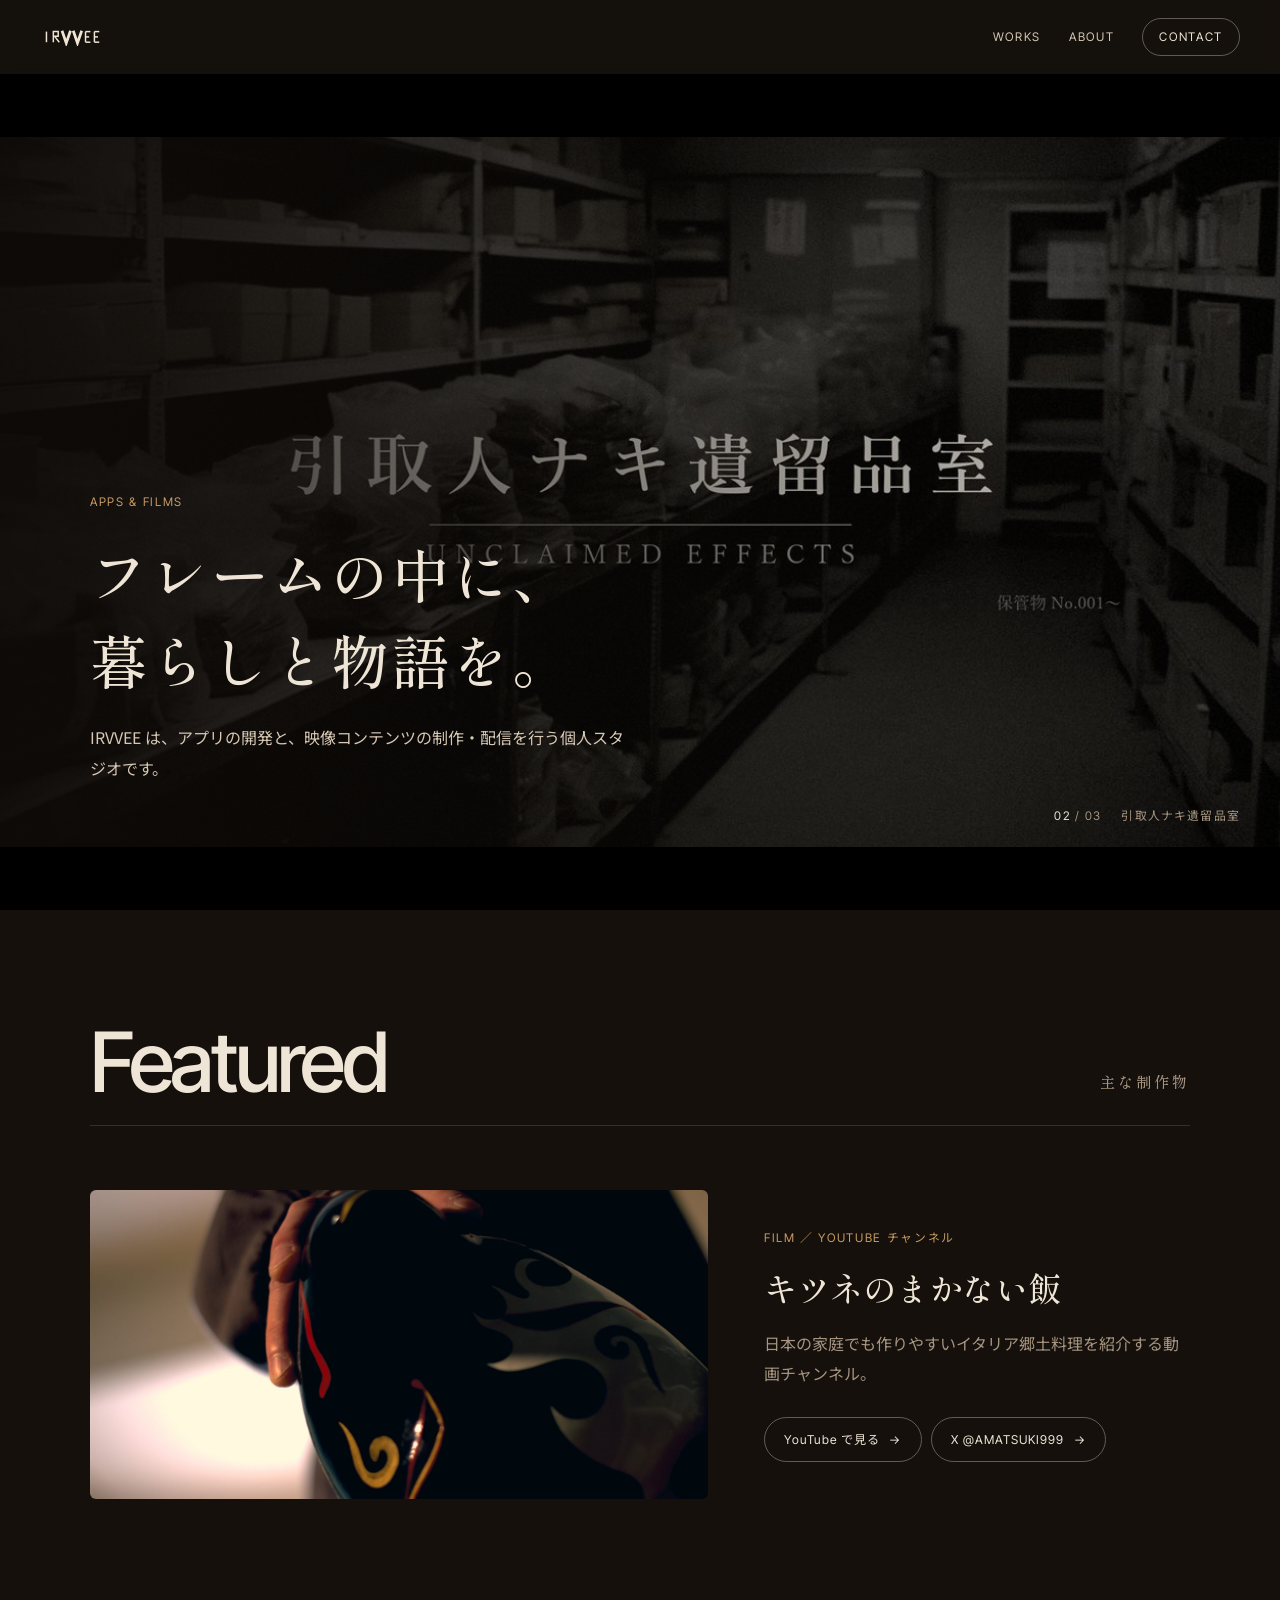
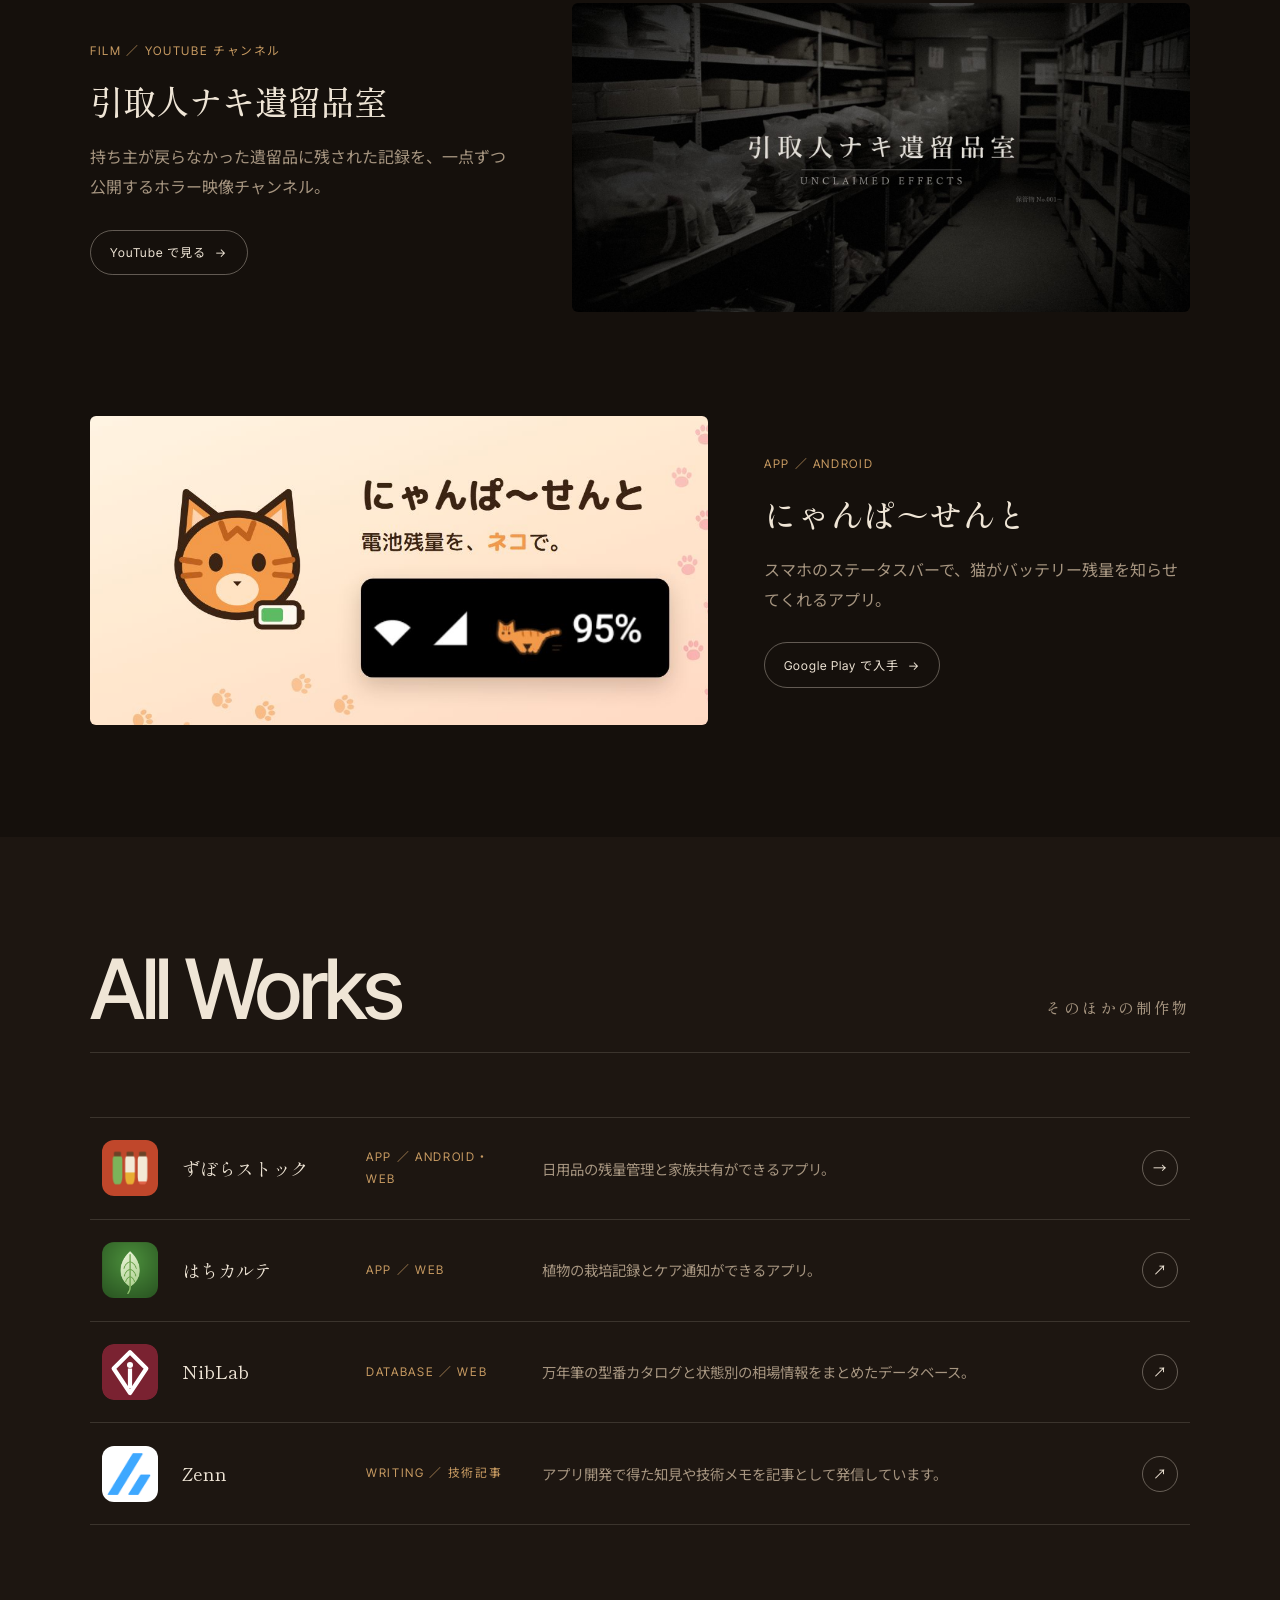
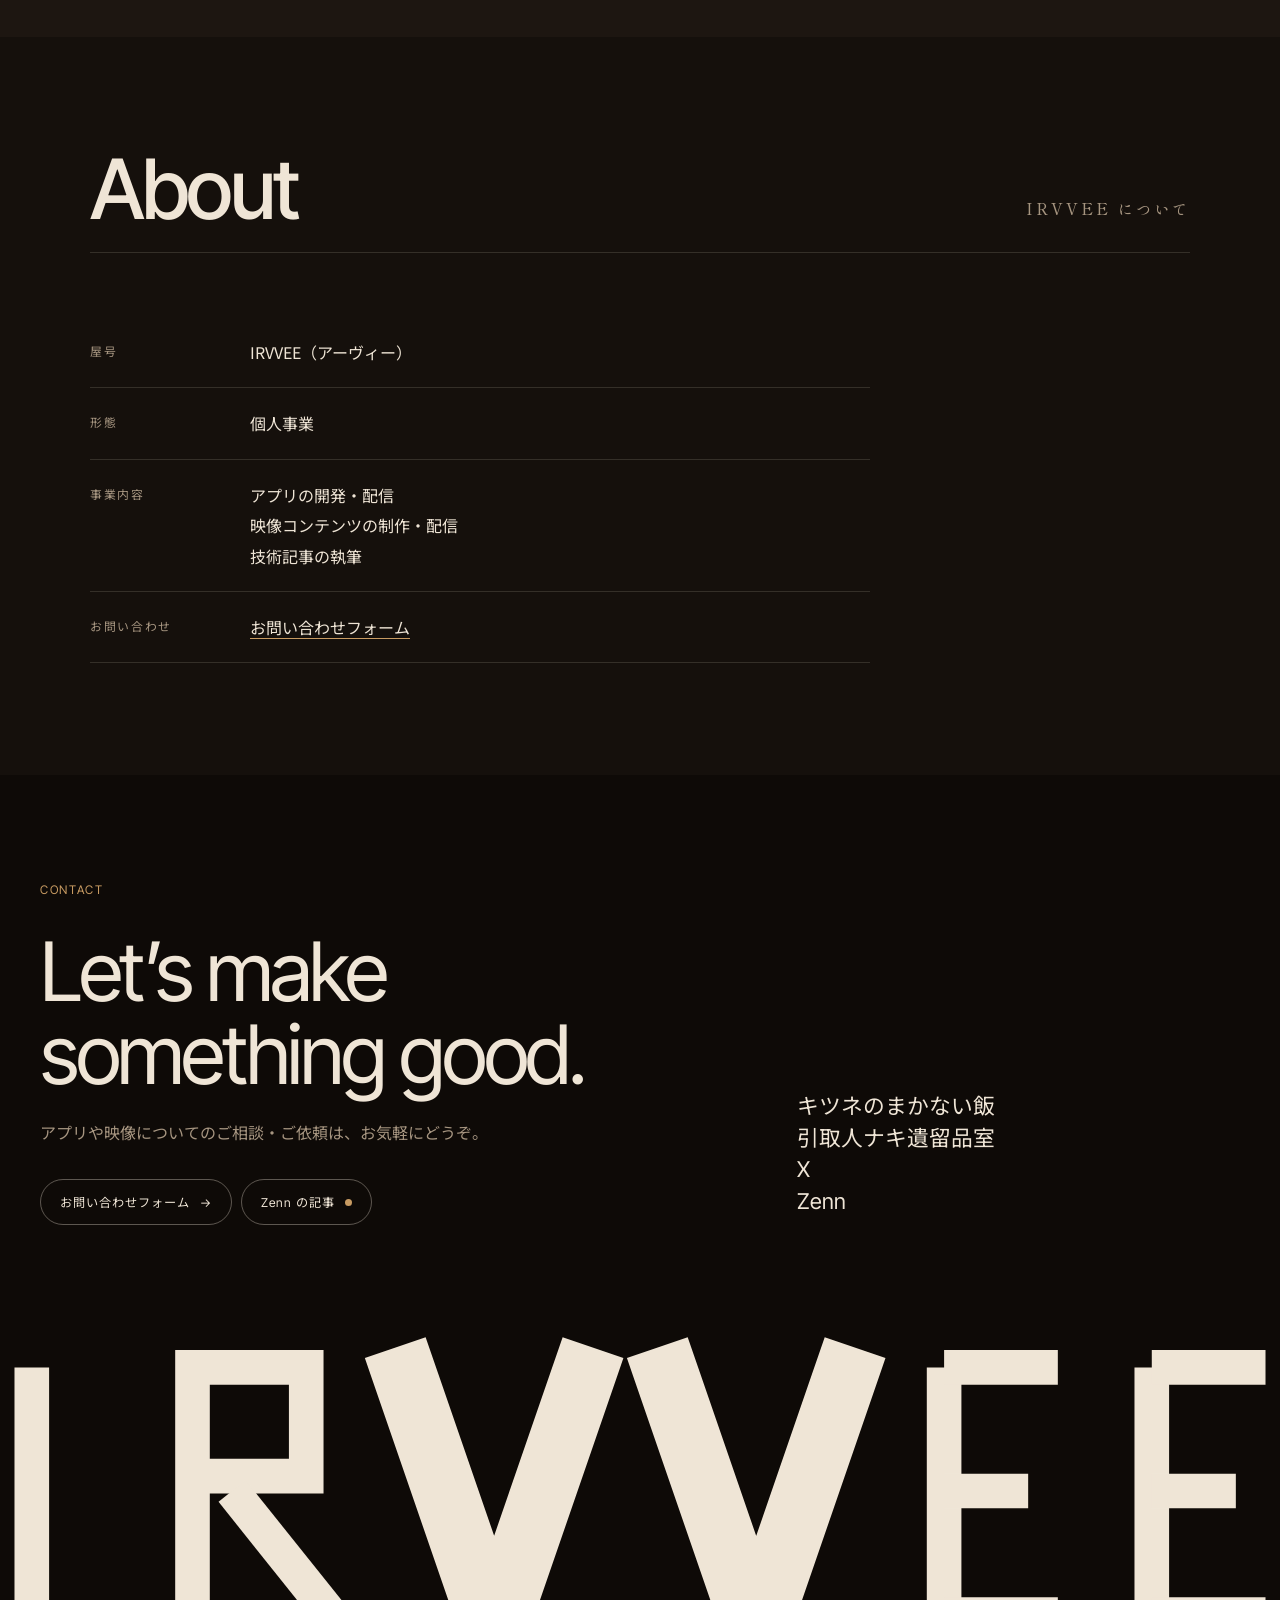
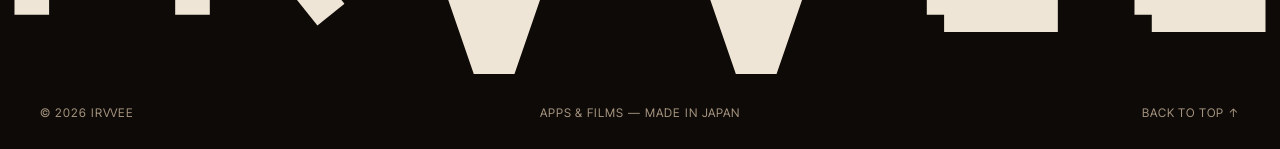
<file: index.html>
<!DOCTYPE html>
<html lang="ja">
<head>
<meta charset="UTF-8">
<meta name="viewport" content="width=device-width, initial-scale=1.0">
<title>IRVVEE（アーヴィー）| アプリ開発・映像制作</title>
<meta name="description" content="IRVVEEは、アプリの開発と、映像コンテンツの制作・配信を行う個人スタジオです。">
<link rel="icon" href="/icons/favicon.svg" type="image/svg+xml">
<link rel="icon" href="/icons/favicon-32.png" type="image/png" sizes="32x32">
<link rel="apple-touch-icon" href="/icons/apple-touch-icon.png">
<link rel="preconnect" href="https://fonts.googleapis.com">
<link rel="preconnect" href="https://fonts.gstatic.com" crossorigin>
<link href="https://fonts.googleapis.com/css2?family=Shippori+Mincho:wght@500;700&family=Noto+Sans+JP:wght@400;500&family=Inter+Tight:wght@400;500;600&display=swap" rel="stylesheet">
<link rel="stylesheet" href="/assets/site.css">
</head>
<body>

<header class="site-head">
  <a class="logo" href="/" aria-label="IRVVEE トップへ">
    <svg viewBox="-24 -34 600 170" aria-hidden="true" focusable="false">
      <path stroke-width="14" fill="none" stroke="currentColor" d="M37,0 L37,100"/>
      <path stroke-width="14" fill="none" stroke="currentColor" d="M102,100 L102,0 L148,0 L148,44 L108,44"/>
      <path stroke-width="14" fill="none" stroke="currentColor" d="M118,50 L158,100"/>
      <path stroke-width="26" fill="none" stroke="currentColor" d="M184,-8 L224,108 L264,-8"/>
      <path stroke-width="26" fill="none" stroke="currentColor" d="M290,-8 L330,108 L370,-8"/>
      <path stroke-width="14" fill="none" stroke="currentColor" d="M406,0 L406,100"/>
      <path stroke-width="14" fill="none" stroke="currentColor" d="M406,0 L452,0"/>
      <path stroke-width="14" fill="none" stroke="currentColor" d="M406,50 L440,50"/>
      <path stroke-width="14" fill="none" stroke="currentColor" d="M406,100 L452,100"/>
      <path stroke-width="14" fill="none" stroke="currentColor" d="M490,0 L490,100"/>
      <path stroke-width="14" fill="none" stroke="currentColor" d="M490,0 L536,0"/>
      <path stroke-width="14" fill="none" stroke="currentColor" d="M490,50 L524,50"/>
      <path stroke-width="14" fill="none" stroke="currentColor" d="M490,100 L536,100"/>
    </svg>
  </a>
  <nav class="site-nav">
    <a href="/#works">Works</a>
    <a href="/#about">About</a>
    <a href="#contact">Contact</a>
  </nav>
</header>

<main>
  <section class="reel" aria-label="ショーリール">
    <div class="reel-frames">
      <figure class="frame is-on" data-title="キツネのまかない飯"><img src="/assets/img/kitsune-1.jpg" alt=""></figure>
      <figure class="frame" data-title="引取人ナキ遺留品室"><img src="/assets/img/horror-banner.jpg" alt=""></figure>
      <figure class="frame" data-title="キツネのまかない飯"><img src="/assets/img/kitsune-2.jpg" alt=""></figure>
    </div>
    <div class="reel-copy">
      <p class="kicker">Apps &amp; Films</p>
      <h1>フレームの中に、<br>暮らしと物語を。</h1>
      <p class="lead">IRVVEE は、アプリの開発と、映像コンテンツの制作・配信を行う個人スタジオです。</p>
    </div>
    <p class="reel-caption"><span class="reel-index">01</span><span class="reel-total"> / 03</span><span class="reel-title">キツネのまかない飯</span></p>
  </section>

  <section class="featured" id="works">
    <div class="inner">
      <header class="sec-head">
        <p class="sec-label">Featured</p>
        <h2>主な制作物</h2>
      </header>

      <article class="feat">
        <a class="feat-media" href="https://www.youtube.com/@AMATSUKI999" target="_blank" rel="noopener"><img src="/assets/img/kitsune-1.jpg" alt="キツネのまかない飯の映像のひとこま" loading="lazy"></a>
        <div class="feat-body">
          <p class="feat-cat">Film ／ YouTube チャンネル</p>
          <h3>キツネのまかない飯</h3>
          <p class="feat-desc">日本の家庭でも作りやすいイタリア郷土料理を紹介する動画チャンネル。</p>
          <p class="feat-links">
            <a href="https://www.youtube.com/@AMATSUKI999" target="_blank" rel="noopener">YouTube で見る</a>
            <a href="https://x.com/AMATSUKI999" target="_blank" rel="noopener">X @AMATSUKI999</a>
          </p>
        </div>
      </article>

      <article class="feat">
        <a class="feat-media" href="https://www.youtube.com/channel/UCy9DfJnpniKRqv0ITWPufrg" target="_blank" rel="noopener"><img src="/assets/img/horror-banner.jpg" alt="引取人ナキ遺留品室のバナー" loading="lazy"></a>
        <div class="feat-body">
          <p class="feat-cat">Film ／ YouTube チャンネル</p>
          <h3>引取人ナキ遺留品室</h3>
          <p class="feat-desc">持ち主が戻らなかった遺留品に残された記録を、一点ずつ公開するホラー映像チャンネル。</p>
          <p class="feat-links">
            <a href="https://www.youtube.com/channel/UCy9DfJnpniKRqv0ITWPufrg" target="_blank" rel="noopener">YouTube で見る</a>
          </p>
        </div>
      </article>

      <article class="feat">
        <a class="feat-media" href="https://play.google.com/store/apps/details?id=com.irvvee.nyanpercent" target="_blank" rel="noopener"><img src="/assets/img/nyan-feature.jpg" alt="にゃんぱ～せんとの紹介画像。電池残量を、ネコで。" loading="lazy"></a>
        <div class="feat-body">
          <p class="feat-cat">App ／ Android</p>
          <h3>にゃんぱ～せんと</h3>
          <p class="feat-desc">スマホのステータスバーで、猫がバッテリー残量を知らせてくれるアプリ。</p>
          <p class="feat-links">
            <a href="https://play.google.com/store/apps/details?id=com.irvvee.nyanpercent" target="_blank" rel="noopener">Google Play で入手</a>
          </p>
        </div>
      </article>
    </div>
  </section>

  <section class="all-works">
    <div class="inner">
      <header class="sec-head">
        <p class="sec-label">All Works</p>
        <h2>そのほかの制作物</h2>
      </header>
      <ul class="work-list">
        <li><a href="/works/zuborastock.html">
          <img src="/icons/thumbs/zuborastock.png" alt="" loading="lazy">
          <span class="wl-name">ずぼらストック</span><span class="wl-cat">App ／ Android・Web</span>
          <span class="wl-desc">日用品の残量管理と家族共有ができるアプリ。</span><span class="wl-arrow" aria-hidden="true">→</span></a></li>
        <li><a href="https://hatikarte.web.app" target="_blank" rel="noopener">
          <img src="/icons/thumbs/hachikarte.png" alt="" loading="lazy">
          <span class="wl-name">はちカルテ</span><span class="wl-cat">App ／ Web</span>
          <span class="wl-desc">植物の栽培記録とケア通知ができるアプリ。</span><span class="wl-arrow" aria-hidden="true">↗</span></a></li>
        <li><a href="https://niblab.irvvee.com" target="_blank" rel="noopener">
          <img src="/icons/thumbs/niblab.svg" alt="" loading="lazy">
          <span class="wl-name">NibLab</span><span class="wl-cat">Database ／ Web</span>
          <span class="wl-desc">万年筆の型番カタログと状態別の相場情報をまとめたデータベース。</span><span class="wl-arrow" aria-hidden="true">↗</span></a></li>
        <li><a href="https://zenn.dev/irvvee" target="_blank" rel="noopener">
          <img src="/icons/thumbs/zenn.png" alt="" loading="lazy">
          <span class="wl-name">Zenn</span><span class="wl-cat">Writing ／ 技術記事</span>
          <span class="wl-desc">アプリ開発で得た知見や技術メモを記事として発信しています。</span><span class="wl-arrow" aria-hidden="true">↗</span></a></li>
      </ul>
    </div>
  </section>

  <section class="about" id="about">
    <div class="inner">
      <header class="sec-head">
        <p class="sec-label">About</p>
        <h2>IRVVEE について</h2>
      </header>
      <dl class="profile">
        <div><dt>屋号</dt><dd>IRVVEE（アーヴィー）</dd></div>
        <div><dt>形態</dt><dd>個人事業</dd></div>
        <div><dt>事業内容</dt><dd>アプリの開発・配信<br>映像コンテンツの制作・配信<br>技術記事の執筆</dd></div>
        <div><dt>お問い合わせ</dt><dd><a href="/contact.html">お問い合わせフォーム</a></dd></div>
      </dl>
    </div>
  </section>
</main>

<footer class="big-foot" id="contact">
  <div class="foot-top">
    <div class="foot-call">
      <p class="foot-label">Contact</p>
      <h2>Let&rsquo;s make<br>something good.</h2>
      <p class="foot-sub">アプリや映像についてのご相談・ご依頼は、お気軽にどうぞ。</p>
      <div class="pill-row">
        <a class="pill" href="/contact.html">お問い合わせフォーム <span aria-hidden="true">→</span></a>
        <a class="pill" href="https://zenn.dev/irvvee" target="_blank" rel="noopener">Zenn の記事 <span class="dot" aria-hidden="true"></span></a>
      </div>
    </div>
    <ul class="foot-links">
      <li><a href="https://www.youtube.com/@AMATSUKI999" target="_blank" rel="noopener">キツネのまかない飯</a></li>
      <li><a href="https://www.youtube.com/channel/UCy9DfJnpniKRqv0ITWPufrg" target="_blank" rel="noopener">引取人ナキ遺留品室</a></li>
      <li><a href="https://x.com/AMATSUKI999" target="_blank" rel="noopener">X</a></li>
      <li><a href="https://zenn.dev/irvvee" target="_blank" rel="noopener">Zenn</a></li>
    </ul>
  </div>
  <a class="foot-logo" href="/" aria-label="IRVVEE トップへ"><svg viewBox="29 -22 508 146" aria-hidden="true" focusable="false">
      <path stroke-width="14" fill="none" stroke="currentColor" d="M37,0 L37,100"/>
      <path stroke-width="14" fill="none" stroke="currentColor" d="M102,100 L102,0 L148,0 L148,44 L108,44"/>
      <path stroke-width="14" fill="none" stroke="currentColor" d="M118,50 L158,100"/>
      <path stroke-width="26" fill="none" stroke="currentColor" d="M184,-8 L224,108 L264,-8"/>
      <path stroke-width="26" fill="none" stroke="currentColor" d="M290,-8 L330,108 L370,-8"/>
      <path stroke-width="14" fill="none" stroke="currentColor" d="M406,0 L406,100"/>
      <path stroke-width="14" fill="none" stroke="currentColor" d="M406,0 L452,0"/>
      <path stroke-width="14" fill="none" stroke="currentColor" d="M406,50 L440,50"/>
      <path stroke-width="14" fill="none" stroke="currentColor" d="M406,100 L452,100"/>
      <path stroke-width="14" fill="none" stroke="currentColor" d="M490,0 L490,100"/>
      <path stroke-width="14" fill="none" stroke="currentColor" d="M490,0 L536,0"/>
      <path stroke-width="14" fill="none" stroke="currentColor" d="M490,50 L524,50"/>
      <path stroke-width="14" fill="none" stroke="currentColor" d="M490,100 L536,100"/>
    </svg></a>
  <div class="foot-bottom">
    <span>&copy; <span data-year></span> IRVVEE</span>
    <span>Apps &amp; Films — Made in Japan</span>
    <a href="#">Back to top ↑</a>
  </div>
</footer>

<script src="/assets/site.js"></script>
</body>
</html>
</file>
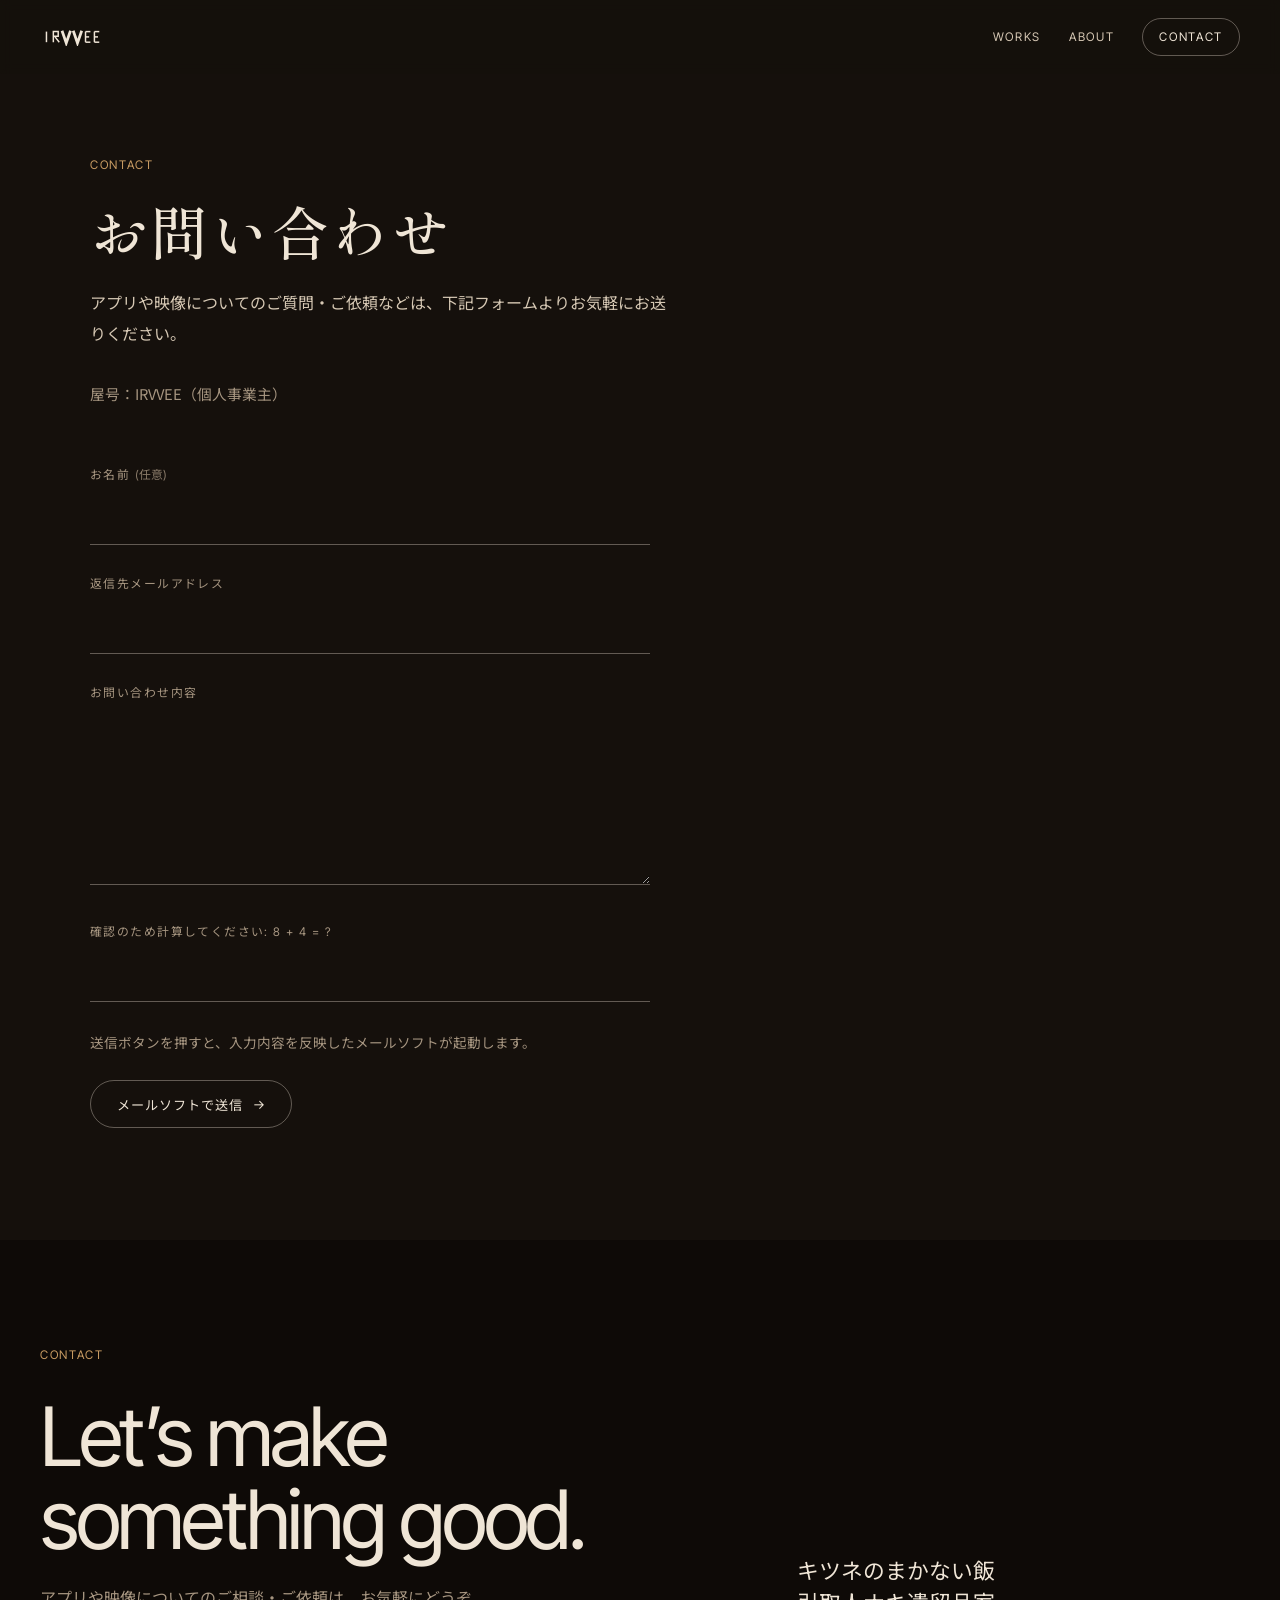
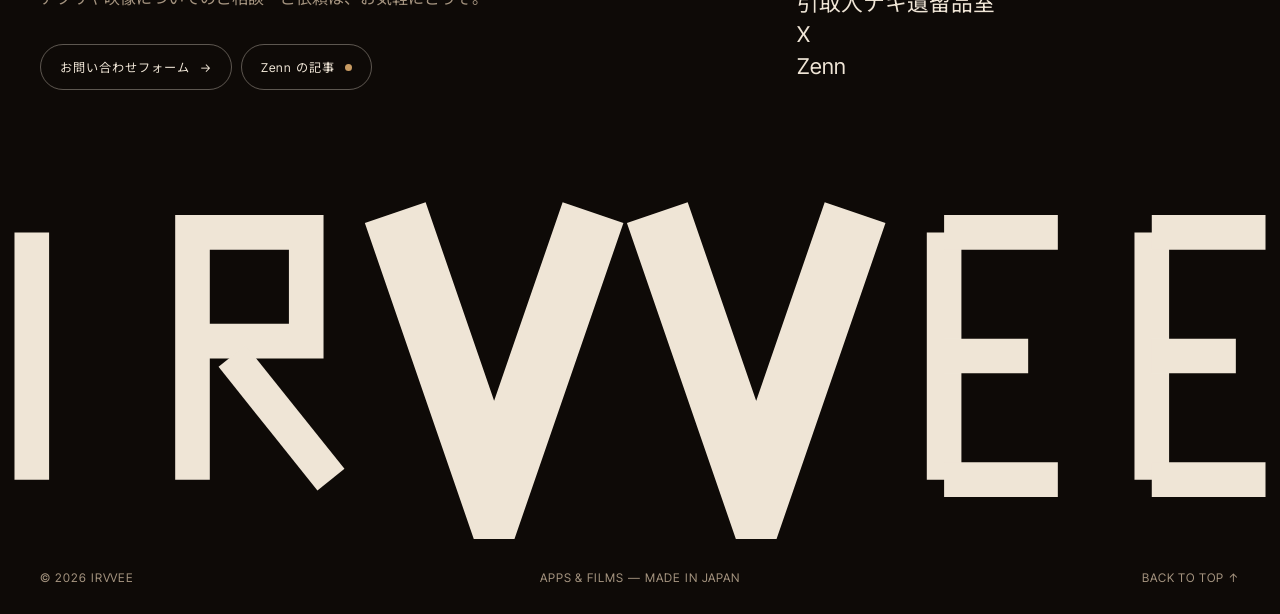
<file: contact.html>
<!DOCTYPE html>
<html lang="ja">
<head>
<meta charset="UTF-8">
<meta name="viewport" content="width=device-width, initial-scale=1.0">
<title>お問い合わせ | IRVVEE（アーヴィー）</title>
<meta name="description" content="IRVVEEへのお問い合わせフォームです。">
<link rel="icon" href="/icons/favicon.svg" type="image/svg+xml">
<link rel="icon" href="/icons/favicon-32.png" type="image/png" sizes="32x32">
<link rel="apple-touch-icon" href="/icons/apple-touch-icon.png">
<link rel="preconnect" href="https://fonts.googleapis.com">
<link rel="preconnect" href="https://fonts.gstatic.com" crossorigin>
<link href="https://fonts.googleapis.com/css2?family=Shippori+Mincho:wght@500;700&family=Noto+Sans+JP:wght@400;500&family=Inter+Tight:wght@400;500;600&display=swap" rel="stylesheet">
<link rel="stylesheet" href="/assets/site.css">
</head>
<body>

<header class="site-head">
  <a class="logo" href="/" aria-label="IRVVEE トップへ">
    <svg viewBox="-24 -34 600 170" aria-hidden="true" focusable="false">
      <path stroke-width="14" fill="none" stroke="currentColor" d="M37,0 L37,100"/>
      <path stroke-width="14" fill="none" stroke="currentColor" d="M102,100 L102,0 L148,0 L148,44 L108,44"/>
      <path stroke-width="14" fill="none" stroke="currentColor" d="M118,50 L158,100"/>
      <path stroke-width="26" fill="none" stroke="currentColor" d="M184,-8 L224,108 L264,-8"/>
      <path stroke-width="26" fill="none" stroke="currentColor" d="M290,-8 L330,108 L370,-8"/>
      <path stroke-width="14" fill="none" stroke="currentColor" d="M406,0 L406,100"/>
      <path stroke-width="14" fill="none" stroke="currentColor" d="M406,0 L452,0"/>
      <path stroke-width="14" fill="none" stroke="currentColor" d="M406,50 L440,50"/>
      <path stroke-width="14" fill="none" stroke="currentColor" d="M406,100 L452,100"/>
      <path stroke-width="14" fill="none" stroke="currentColor" d="M490,0 L490,100"/>
      <path stroke-width="14" fill="none" stroke="currentColor" d="M490,0 L536,0"/>
      <path stroke-width="14" fill="none" stroke="currentColor" d="M490,50 L524,50"/>
      <path stroke-width="14" fill="none" stroke="currentColor" d="M490,100 L536,100"/>
    </svg>
  </a>
  <nav class="site-nav">
    <a href="/#works">Works</a>
    <a href="/#about">About</a>
    <a href="#contact">Contact</a>
  </nav>
</header>

<main class="page">
  <div class="inner">
    <p class="kicker">Contact</p>
    <h1 class="page-title">お問い合わせ</h1>
    <p class="lead">アプリや映像についてのご質問・ご依頼などは、下記フォームよりお気軽にお送りください。</p>
    <address>屋号：IRVVEE（個人事業主）</address>
    <form class="contact-form" id="contact-form" novalidate>
      <div class="field">
        <label for="cf-name">お名前<span class="optional">(任意)</span></label>
        <input type="text" id="cf-name" name="name" autocomplete="name">
      </div>
      <div class="field">
        <label for="cf-email">返信先メールアドレス</label>
        <input type="email" id="cf-email" name="email" autocomplete="email" required>
      </div>
      <div class="field">
        <label for="cf-message">お問い合わせ内容</label>
        <textarea id="cf-message" name="message" rows="5" required></textarea>
      </div>
      <div class="field hp" aria-hidden="true">
        <label for="cf-website">Website</label>
        <input type="text" id="cf-website" name="website" tabindex="-1" autocomplete="off">
      </div>
      <div class="field">
        <label for="cf-check"><span id="cf-check-q"></span></label>
        <input type="text" id="cf-check" name="check" inputmode="numeric" autocomplete="off" required>
      </div>
      <p class="form-note">送信ボタンを押すと、入力内容を反映したメールソフトが起動します。</p>
      <button class="form-submit" type="submit">メールソフトで送信</button>
      <p class="form-error" id="cf-error" role="alert" hidden></p>
      <p class="form-success" id="cf-success" hidden>メールソフトを起動しました。そのまま送信してください。</p>
    </form>
  </div>
</main>

<footer class="big-foot" id="contact">
  <div class="foot-top">
    <div class="foot-call">
      <p class="foot-label">Contact</p>
      <h2>Let&rsquo;s make<br>something good.</h2>
      <p class="foot-sub">アプリや映像についてのご相談・ご依頼は、お気軽にどうぞ。</p>
      <div class="pill-row">
        <a class="pill" href="/contact.html">お問い合わせフォーム <span aria-hidden="true">→</span></a>
        <a class="pill" href="https://zenn.dev/irvvee" target="_blank" rel="noopener">Zenn の記事 <span class="dot" aria-hidden="true"></span></a>
      </div>
    </div>
    <ul class="foot-links">
      <li><a href="https://www.youtube.com/@AMATSUKI999" target="_blank" rel="noopener">キツネのまかない飯</a></li>
      <li><a href="https://www.youtube.com/channel/UCy9DfJnpniKRqv0ITWPufrg" target="_blank" rel="noopener">引取人ナキ遺留品室</a></li>
      <li><a href="https://x.com/AMATSUKI999" target="_blank" rel="noopener">X</a></li>
      <li><a href="https://zenn.dev/irvvee" target="_blank" rel="noopener">Zenn</a></li>
    </ul>
  </div>
  <a class="foot-logo" href="/" aria-label="IRVVEE トップへ"><svg viewBox="29 -22 508 146" aria-hidden="true" focusable="false">
      <path stroke-width="14" fill="none" stroke="currentColor" d="M37,0 L37,100"/>
      <path stroke-width="14" fill="none" stroke="currentColor" d="M102,100 L102,0 L148,0 L148,44 L108,44"/>
      <path stroke-width="14" fill="none" stroke="currentColor" d="M118,50 L158,100"/>
      <path stroke-width="26" fill="none" stroke="currentColor" d="M184,-8 L224,108 L264,-8"/>
      <path stroke-width="26" fill="none" stroke="currentColor" d="M290,-8 L330,108 L370,-8"/>
      <path stroke-width="14" fill="none" stroke="currentColor" d="M406,0 L406,100"/>
      <path stroke-width="14" fill="none" stroke="currentColor" d="M406,0 L452,0"/>
      <path stroke-width="14" fill="none" stroke="currentColor" d="M406,50 L440,50"/>
      <path stroke-width="14" fill="none" stroke="currentColor" d="M406,100 L452,100"/>
      <path stroke-width="14" fill="none" stroke="currentColor" d="M490,0 L490,100"/>
      <path stroke-width="14" fill="none" stroke="currentColor" d="M490,0 L536,0"/>
      <path stroke-width="14" fill="none" stroke="currentColor" d="M490,50 L524,50"/>
      <path stroke-width="14" fill="none" stroke="currentColor" d="M490,100 L536,100"/>
    </svg></a>
  <div class="foot-bottom">
    <span>&copy; <span data-year></span> IRVVEE</span>
    <span>Apps &amp; Films — Made in Japan</span>
    <a href="#">Back to top ↑</a>
  </div>
</footer>

<script src="/assets/site.js"></script>
<script>
  (() => {
    const form = document.getElementById("contact-form");
    if (!form) return;

    const checkQ = document.getElementById("cf-check-q");
    const checkInput = document.getElementById("cf-check");
    const errorEl = document.getElementById("cf-error");
    const successEl = document.getElementById("cf-success");

    let a = 0, b = 0;
    const newChallenge = () => {
      a = 1 + Math.floor(Math.random() * 8);
      b = 1 + Math.floor(Math.random() * 8);
      checkQ.textContent = `確認のため計算してください: ${a} + ${b} = ?`;
      checkInput.value = "";
    };
    newChallenge();

    const contactUser = "irvvee.design.marketing";
    const contactDomain = "gmail.com";
    const contactAddress = `${contactUser}@${contactDomain}`;

    const showError = (msg) => {
      errorEl.textContent = msg;
      errorEl.hidden = false;
      successEl.hidden = true;
    };

    form.addEventListener("submit", (e) => {
      e.preventDefault();
      errorEl.hidden = true;
      successEl.hidden = true;

      const honeypot = form.website.value.trim();
      if (honeypot) {
        // Bots fill hidden fields; silently drop without feedback.
        return;
      }

      const name = form.name.value.trim();
      const email = form.email.value.trim();
      const message = form.message.value.trim();

      if (!email || !/^[^\s@]+@[^\s@]+\.[^\s@]+$/.test(email)) {
        showError("有効なメールアドレスを入力してください。");
        return;
      }
      if (!message) {
        showError("お問い合わせ内容を入力してください。");
        return;
      }
      if (parseInt(checkInput.value, 10) !== a + b) {
        showError("計算結果が正しくありません。");
        newChallenge();
        return;
      }

      const subject = `[IRVVEEサイトより] お問い合わせ`;
      const bodyLines = [
        name ? `お名前: ${name}` : null,
        `返信先: ${email}`,
        "",
        message,
      ].filter((line) => line !== null);
      const body = bodyLines.join("\n");

      const mailtoUrl =
        `mailto:${contactAddress}` +
        `?subject=${encodeURIComponent(subject)}` +
        `&body=${encodeURIComponent(body)}`;

      window.location.href = mailtoUrl;
      successEl.hidden = false;
      newChallenge();
    });
  })();
</script>
</body>
</html>
</file>
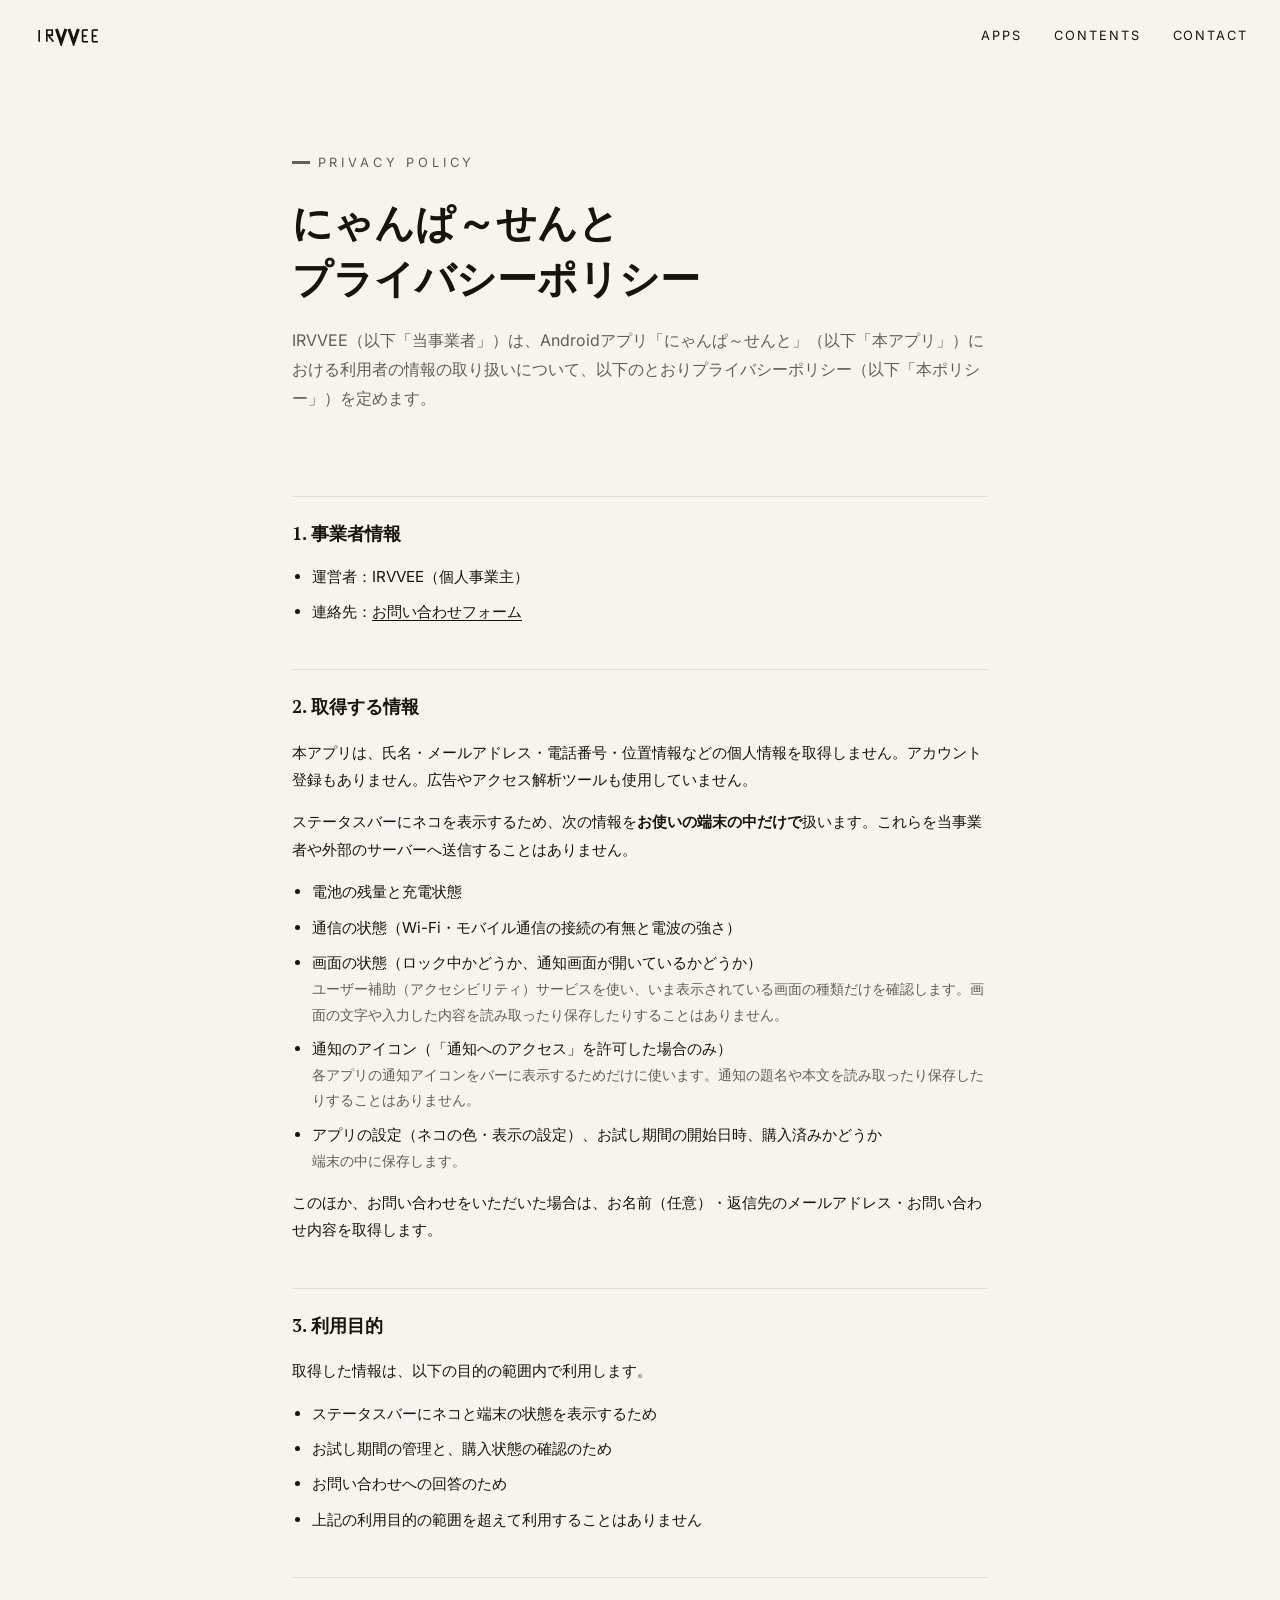
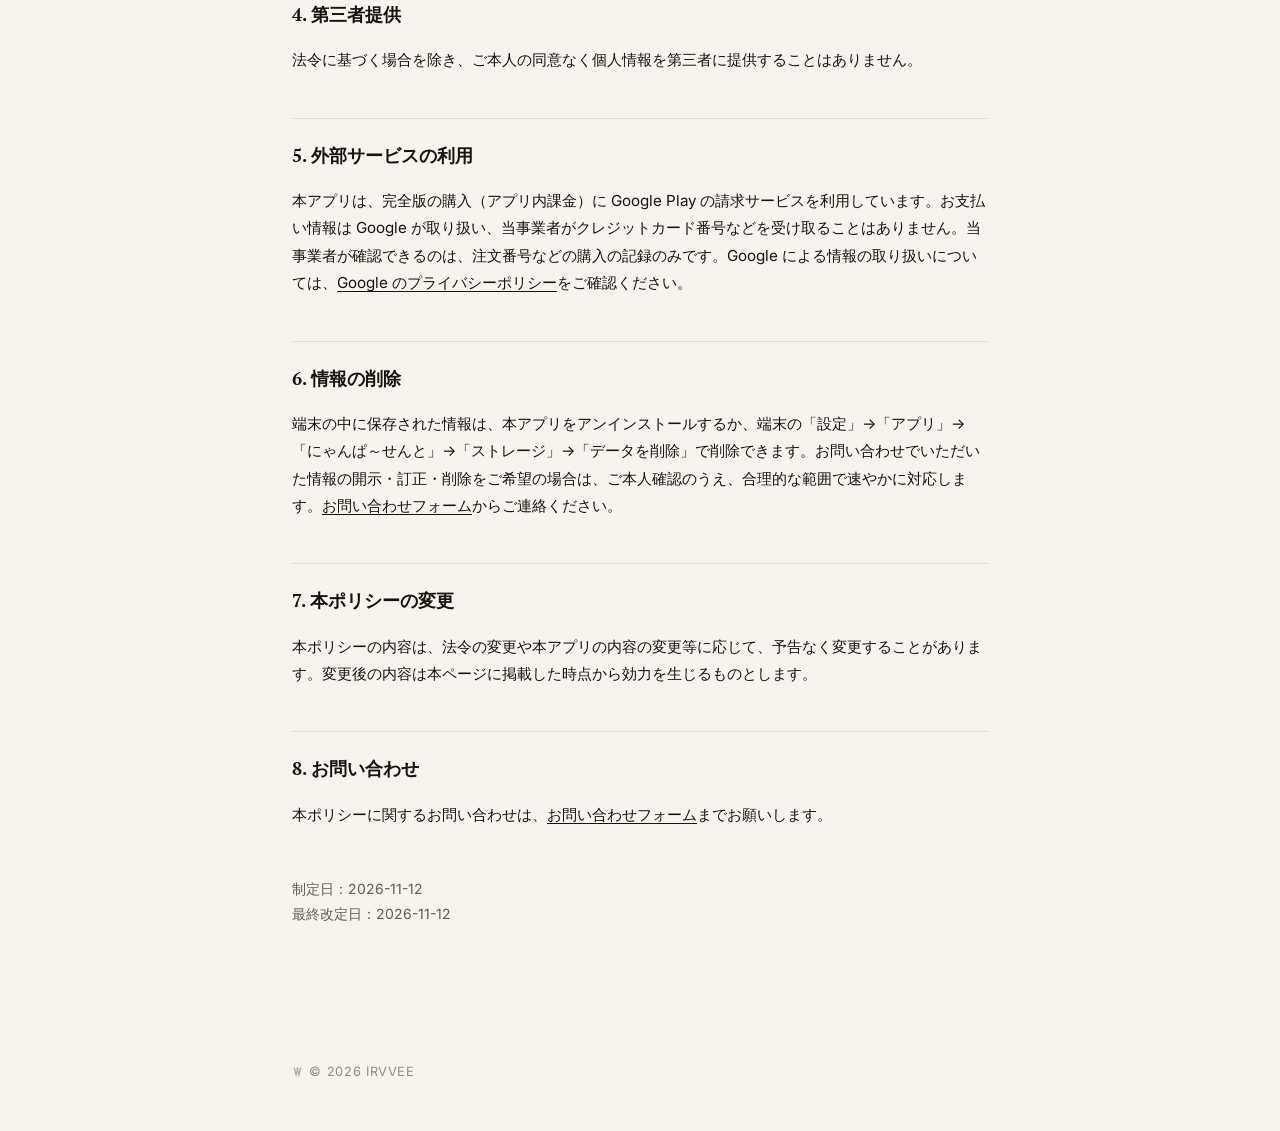
<file: nyan-percent/privacy.html>
<!DOCTYPE html>
<html lang="ja">
<head>
<meta charset="UTF-8">
<meta name="viewport" content="width=device-width, initial-scale=1.0">
<title>にゃんぱ～せんと プライバシーポリシー | IRVVEE(アーヴィー)</title>
<meta name="description" content="Androidアプリ「にゃんぱ～せんと」のプライバシーポリシーです。">
<link rel="icon" href="../icons/favicon.svg" type="image/svg+xml">
<link rel="icon" href="../icons/favicon-32.png" type="image/png" sizes="32x32">
<link rel="apple-touch-icon" href="../icons/apple-touch-icon.png">
<link rel="preconnect" href="https://fonts.googleapis.com">
<link rel="preconnect" href="https://fonts.gstatic.com" crossorigin>
<link href="https://fonts.googleapis.com/css2?family=PT+Serif:wght@400;700;900&family=Inter:wght@400;500&display=swap" rel="stylesheet">
<style>
  :root {
    --ink: #16140f;
    --paper: #f6f4ef;
    --line: #e2ddd0;
    --muted: #625e53;
    --faint: #948f7f;
    --ease: cubic-bezier(0.4, 0.4, 0, 1);
  }
  * { box-sizing: border-box; }
  body {
    margin: 0;
    background: var(--paper);
    color: var(--ink);
    font-family: "Inter", "Noto Sans JP", sans-serif;
    line-height: 1.8;
  }

  /* ---------- Nav (same as contact.html) ---------- */
  header.nav {
    position: fixed;
    top: 0; left: 0; right: 0;
    z-index: 100;
    display: flex;
    align-items: center;
    justify-content: space-between;
    padding: 1.5rem 2rem;
    background: rgba(246, 244, 239, 0.85);
    backdrop-filter: blur(8px);
  }
  .wordmark { display: inline-flex; align-items: center; color: var(--ink); line-height: 0; }
  .wordmark svg { height: 20px; width: auto; display: block; }
  nav.links { display: flex; gap: 2rem; }
  nav.links a {
    font-size: 0.8rem;
    letter-spacing: 0.15em;
    text-transform: uppercase;
    color: var(--ink);
    text-decoration: none;
  }
  nav.links a:hover { text-decoration: underline; text-underline-offset: 0.3em; }
  @media (max-width: 640px) {
    header.nav { padding: 1.1rem 1rem; }
    nav.links { gap: 1.1rem; }
    nav.links a { font-size: 0.68rem; letter-spacing: 0.1em; }
  }

  /* ---------- Page header ---------- */
  .page-hero { padding: 9rem 2rem 2.5rem; max-width: 760px; margin: 0 auto; }
  .page-hero .eyebrow {
    display: inline-flex;
    align-items: center;
    gap: 0.6em;
    font-size: 0.8rem;
    letter-spacing: 0.3em;
    text-transform: uppercase;
    color: var(--muted);
    margin: 0 0 1.25rem;
  }
  .page-hero .eyebrow::before { content: ""; width: 1.4em; height: 3px; background: currentColor; display: block; flex: none; }
  .page-hero h1 {
    font-family: "PT Serif", serif;
    font-weight: 700;
    font-size: clamp(1.75rem, 5vw, 2.5rem);
    line-height: 1.4;
    margin: 0 0 1.25rem;
  }
  .page-hero p.lead { color: var(--muted); margin: 0; }

  /* ---------- Policy body ---------- */
  main.policy { max-width: 760px; margin: 0 auto; padding: 0 2rem 5rem; }
  .policy h2 {
    font-family: "PT Serif", serif;
    font-size: 1.15rem;
    margin: 2.75rem 0 0.75rem;
    padding-top: 1.25rem;
    border-top: 1px solid var(--line);
  }
  .policy p, .policy li { font-size: 0.95rem; }
  .policy ul { padding-left: 1.25rem; margin: 0.5rem 0 1rem; }
  .policy li { margin-bottom: 0.5rem; }
  .policy .note { display: block; color: var(--muted); font-size: 0.875rem; }
  .policy a { color: inherit; text-underline-offset: 0.2em; }
  .policy .dates { margin-top: 3rem; color: var(--muted); font-size: 0.875rem; }
  @media (max-width: 640px) {
    .page-hero { padding: 7rem 1rem 2rem; }
    main.policy { padding: 0 1rem 4rem; }
  }

  footer {
    max-width: 760px;
    margin: 0 auto;
    padding: 2.5rem 2rem 3rem;
    color: var(--faint);
    font-size: 0.8rem;
    letter-spacing: 0.05em;
  }
  .footer-mark { height: 11px; width: auto; vertical-align: -1px; margin-right: 0.5em; opacity: 0.7; }
</style>
</head>
<body>

<header class="nav">
  <a href="../index.html" class="wordmark" aria-label="IRVVEE">
    <svg viewBox="-24 -34 600 170" aria-hidden="true" focusable="false">
      <path stroke-width="14" fill="none" stroke="currentColor" d="M37,0 L37,100"/>
      <path stroke-width="14" fill="none" stroke="currentColor" d="M102,100 L102,0 L148,0 L148,44 L108,44"/>
      <path stroke-width="14" fill="none" stroke="currentColor" d="M118,50 L158,100"/>
      <path stroke-width="26" fill="none" stroke="currentColor" d="M184,-8 L224,108 L264,-8"/>
      <path stroke-width="26" fill="none" stroke="currentColor" d="M290,-8 L330,108 L370,-8"/>
      <path stroke-width="14" fill="none" stroke="currentColor" d="M406,0 L406,100"/>
      <path stroke-width="14" fill="none" stroke="currentColor" d="M406,0 L452,0"/>
      <path stroke-width="14" fill="none" stroke="currentColor" d="M406,50 L440,50"/>
      <path stroke-width="14" fill="none" stroke="currentColor" d="M406,100 L452,100"/>
      <path stroke-width="14" fill="none" stroke="currentColor" d="M490,0 L490,100"/>
      <path stroke-width="14" fill="none" stroke="currentColor" d="M490,0 L536,0"/>
      <path stroke-width="14" fill="none" stroke="currentColor" d="M490,50 L524,50"/>
      <path stroke-width="14" fill="none" stroke="currentColor" d="M490,100 L536,100"/>
    </svg>
  </a>
  <nav class="links">
    <a href="../index.html#apps">Apps</a>
    <a href="../index.html#contents">Contents</a>
    <a href="../contact.html">Contact</a>
  </nav>
</header>

<div class="page-hero">
  <p class="eyebrow">Privacy Policy</p>
  <h1>にゃんぱ～せんと<br>プライバシーポリシー</h1>
  <p class="lead">IRVVEE（以下「当事業者」）は、Androidアプリ「にゃんぱ～せんと」（以下「本アプリ」）における利用者の情報の取り扱いについて、以下のとおりプライバシーポリシー（以下「本ポリシー」）を定めます。</p>
</div>

<main class="policy">
  <h2>1. 事業者情報</h2>
  <ul>
    <li>運営者：IRVVEE（個人事業主）</li>
    <li>連絡先：<a href="../contact.html">お問い合わせフォーム</a></li>
  </ul>

  <h2>2. 取得する情報</h2>
  <p>本アプリは、氏名・メールアドレス・電話番号・位置情報などの個人情報を取得しません。アカウント登録もありません。広告やアクセス解析ツールも使用していません。</p>
  <p>ステータスバーにネコを表示するため、次の情報を<strong>お使いの端末の中だけで</strong>扱います。これらを当事業者や外部のサーバーへ送信することはありません。</p>
  <ul>
    <li>電池の残量と充電状態</li>
    <li>通信の状態（Wi-Fi・モバイル通信の接続の有無と電波の強さ）</li>
    <li>画面の状態（ロック中かどうか、通知画面が開いているかどうか）
      <span class="note">ユーザー補助（アクセシビリティ）サービスを使い、いま表示されている画面の種類だけを確認します。画面の文字や入力した内容を読み取ったり保存したりすることはありません。</span></li>
    <li>通知のアイコン（「通知へのアクセス」を許可した場合のみ）
      <span class="note">各アプリの通知アイコンをバーに表示するためだけに使います。通知の題名や本文を読み取ったり保存したりすることはありません。</span></li>
    <li>アプリの設定（ネコの色・表示の設定）、お試し期間の開始日時、購入済みかどうか
      <span class="note">端末の中に保存します。</span></li>
  </ul>
  <p>このほか、お問い合わせをいただいた場合は、お名前（任意）・返信先のメールアドレス・お問い合わせ内容を取得します。</p>

  <h2>3. 利用目的</h2>
  <p>取得した情報は、以下の目的の範囲内で利用します。</p>
  <ul>
    <li>ステータスバーにネコと端末の状態を表示するため</li>
    <li>お試し期間の管理と、購入状態の確認のため</li>
    <li>お問い合わせへの回答のため</li>
    <li>上記の利用目的の範囲を超えて利用することはありません</li>
  </ul>

  <h2>4. 第三者提供</h2>
  <p>法令に基づく場合を除き、ご本人の同意なく個人情報を第三者に提供することはありません。</p>

  <h2>5. 外部サービスの利用</h2>
  <p>本アプリは、完全版の購入（アプリ内課金）に Google Play の請求サービスを利用しています。お支払い情報は Google が取り扱い、当事業者がクレジットカード番号などを受け取ることはありません。当事業者が確認できるのは、注文番号などの購入の記録のみです。Google による情報の取り扱いについては、<a href="https://policies.google.com/privacy?hl=ja" rel="noopener">Google のプライバシーポリシー</a>をご確認ください。</p>

  <h2>6. 情報の削除</h2>
  <p>端末の中に保存された情報は、本アプリをアンインストールするか、端末の「設定」→「アプリ」→「にゃんぱ～せんと」→「ストレージ」→「データを削除」で削除できます。お問い合わせでいただいた情報の開示・訂正・削除をご希望の場合は、ご本人確認のうえ、合理的な範囲で速やかに対応します。<a href="../contact.html">お問い合わせフォーム</a>からご連絡ください。</p>

  <h2>7. 本ポリシーの変更</h2>
  <p>本ポリシーの内容は、法令の変更や本アプリの内容の変更等に応じて、予告なく変更することがあります。変更後の内容は本ページに掲載した時点から効力を生じるものとします。</p>

  <h2>8. お問い合わせ</h2>
  <p>本ポリシーに関するお問い合わせは、<a href="../contact.html">お問い合わせフォーム</a>までお願いします。</p>

  <p class="dates">制定日：2026-11-12<br>最終改定日：2026-11-12</p>
</main>

<footer>
  <svg class="footer-mark" viewBox="0 0 200 200" aria-hidden="true" focusable="false">
    <path d="M40,30 L75,160 L110,30" fill="none" stroke="currentColor" stroke-width="26" stroke-linejoin="miter"/>
    <path d="M90,30 L125,160 L160,30" fill="none" stroke="currentColor" stroke-width="26" stroke-linejoin="miter"/>
  </svg>&copy; 2026 IRVVEE
</footer>

</body>
</html>
</file>
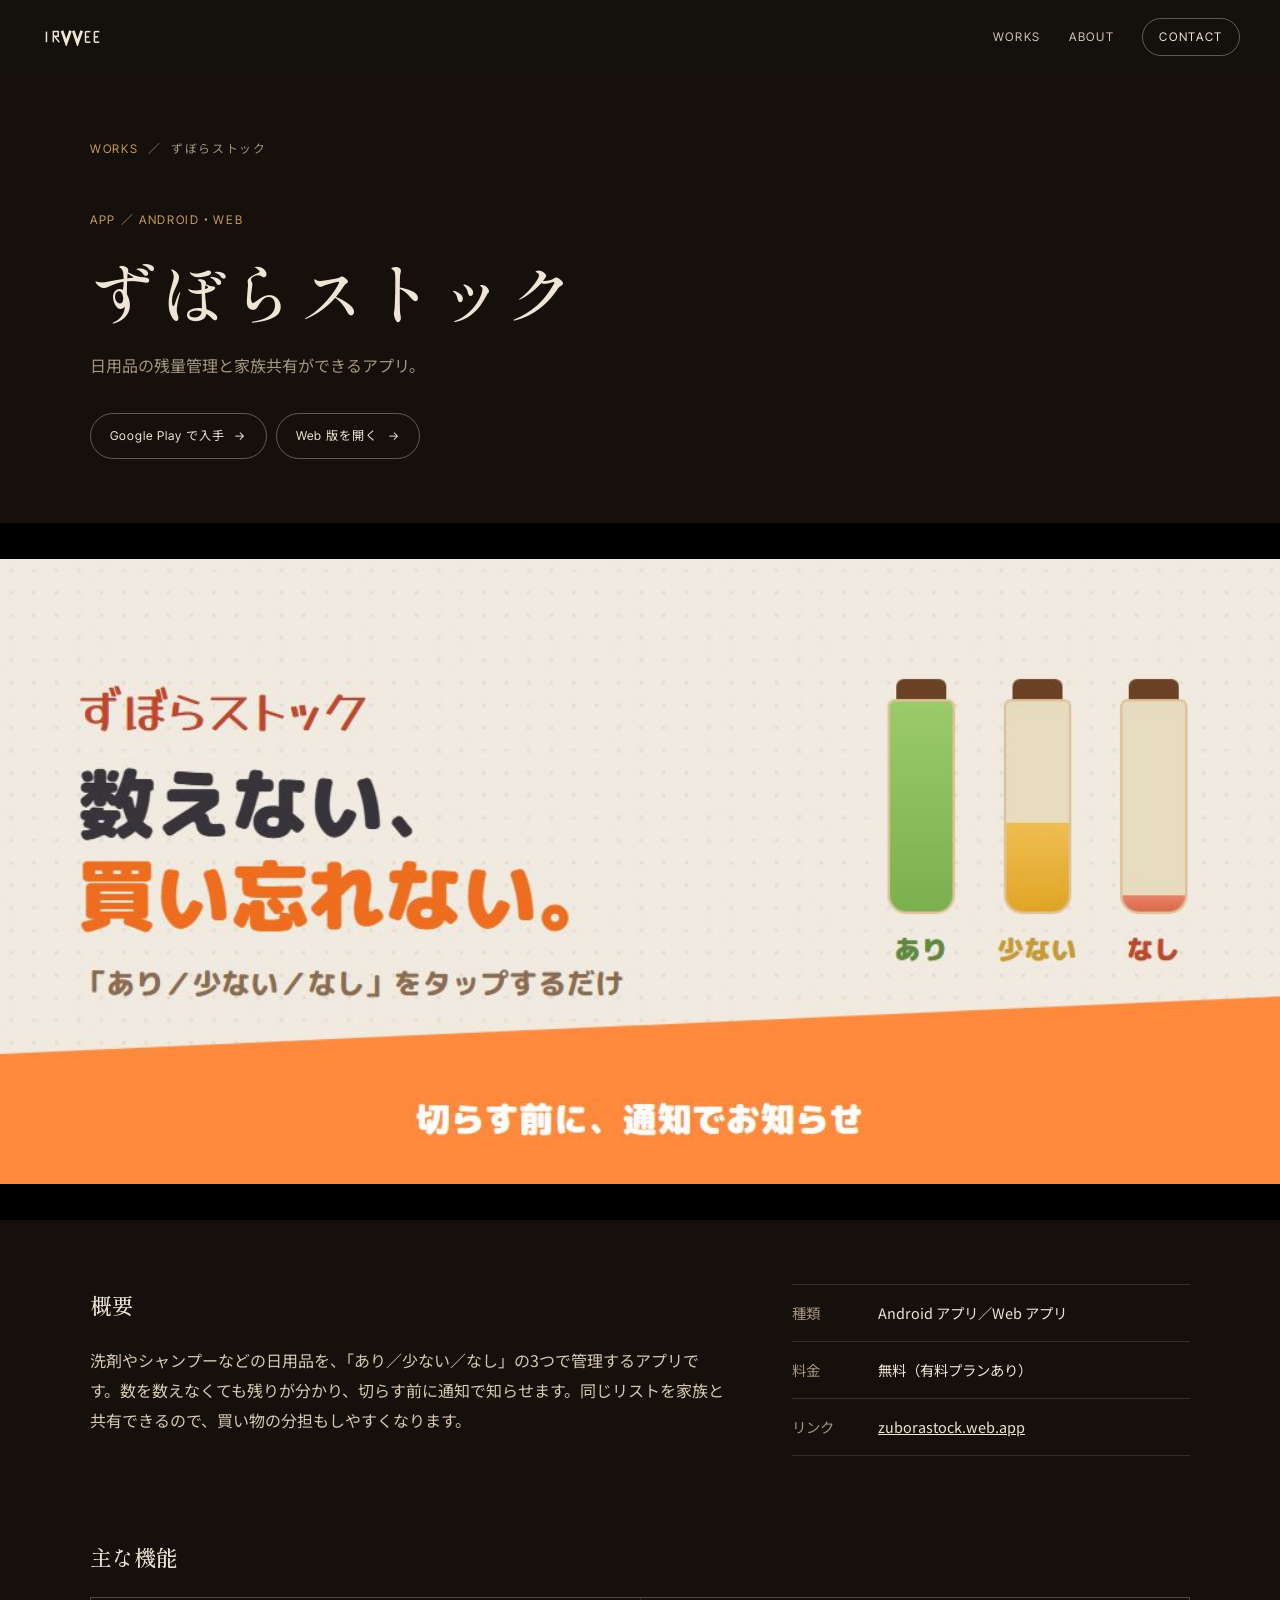
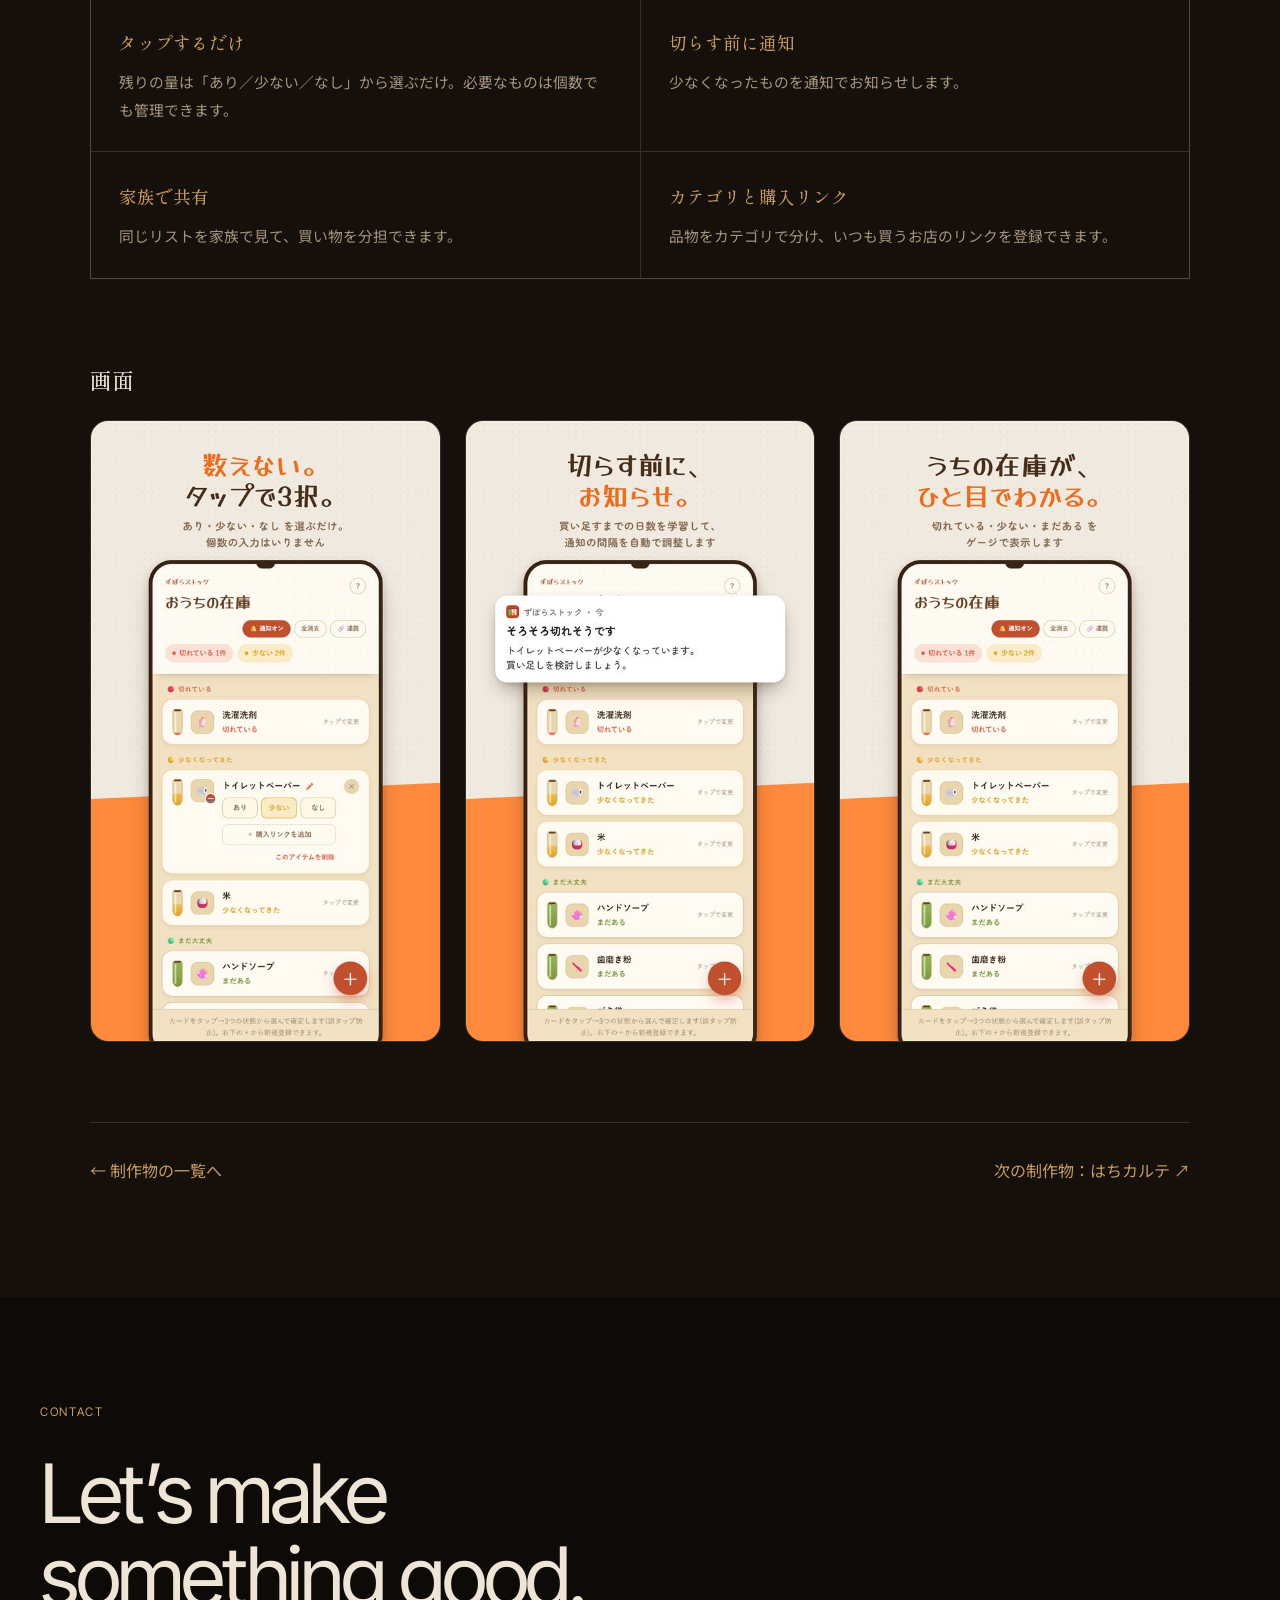
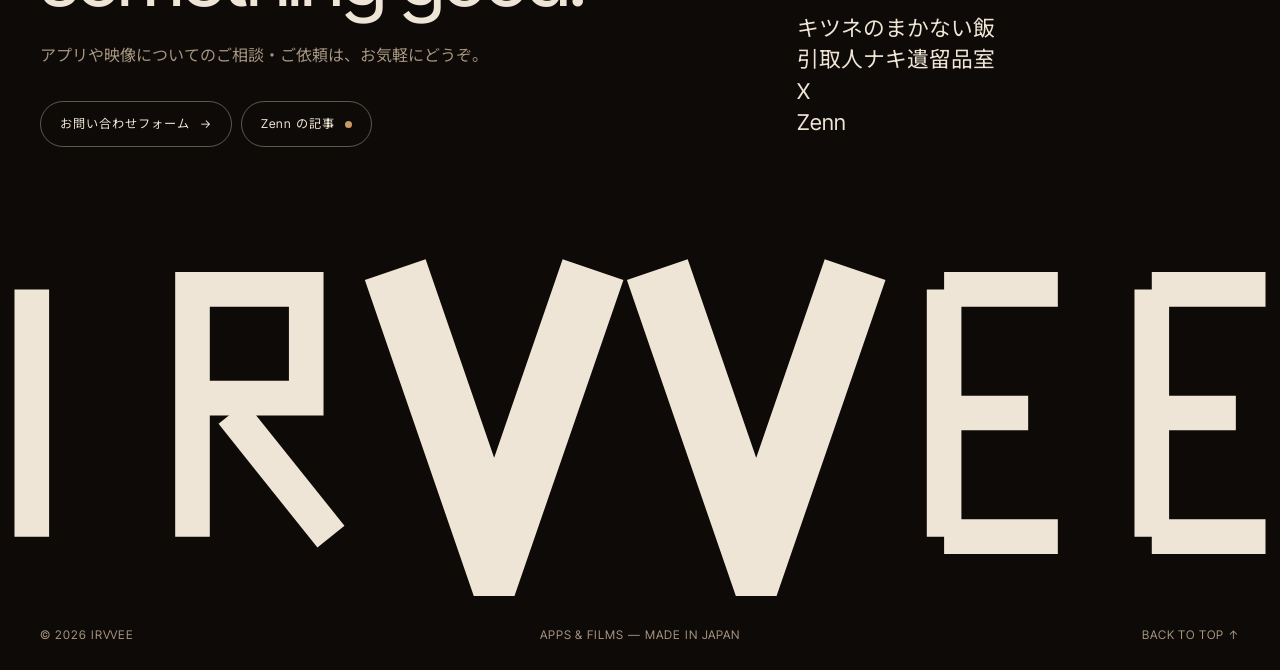
<file: works/zuborastock.html>
<!DOCTYPE html>
<html lang="ja">
<head>
<meta charset="UTF-8">
<meta name="viewport" content="width=device-width, initial-scale=1.0">
<title>ずぼらストック | IRVVEE</title>
<meta name="description" content="日用品の残量管理と家族共有ができるアプリ「ずぼらストック」の紹介ページです。">
<link rel="icon" href="/icons/favicon.svg" type="image/svg+xml">
<link rel="icon" href="/icons/favicon-32.png" type="image/png" sizes="32x32">
<link rel="apple-touch-icon" href="/icons/apple-touch-icon.png">
<link rel="preconnect" href="https://fonts.googleapis.com">
<link rel="preconnect" href="https://fonts.gstatic.com" crossorigin>
<link href="https://fonts.googleapis.com/css2?family=Shippori+Mincho:wght@500;700&family=Noto+Sans+JP:wght@400;500&family=Inter+Tight:wght@400;500;600&display=swap" rel="stylesheet">
<link rel="stylesheet" href="/assets/site.css">
</head>
<body>

<header class="site-head">
  <a class="logo" href="/" aria-label="IRVVEE トップへ">
    <svg viewBox="-24 -34 600 170" aria-hidden="true" focusable="false">
      <path stroke-width="14" fill="none" stroke="currentColor" d="M37,0 L37,100"/>
      <path stroke-width="14" fill="none" stroke="currentColor" d="M102,100 L102,0 L148,0 L148,44 L108,44"/>
      <path stroke-width="14" fill="none" stroke="currentColor" d="M118,50 L158,100"/>
      <path stroke-width="26" fill="none" stroke="currentColor" d="M184,-8 L224,108 L264,-8"/>
      <path stroke-width="26" fill="none" stroke="currentColor" d="M290,-8 L330,108 L370,-8"/>
      <path stroke-width="14" fill="none" stroke="currentColor" d="M406,0 L406,100"/>
      <path stroke-width="14" fill="none" stroke="currentColor" d="M406,0 L452,0"/>
      <path stroke-width="14" fill="none" stroke="currentColor" d="M406,50 L440,50"/>
      <path stroke-width="14" fill="none" stroke="currentColor" d="M406,100 L452,100"/>
      <path stroke-width="14" fill="none" stroke="currentColor" d="M490,0 L490,100"/>
      <path stroke-width="14" fill="none" stroke="currentColor" d="M490,0 L536,0"/>
      <path stroke-width="14" fill="none" stroke="currentColor" d="M490,50 L524,50"/>
      <path stroke-width="14" fill="none" stroke="currentColor" d="M490,100 L536,100"/>
    </svg>
  </a>
  <nav class="site-nav">
    <a href="/#works">Works</a>
    <a href="/#about">About</a>
    <a href="#contact">Contact</a>
  </nav>
</header>

<main class="detail">
  <div class="inner">
    <nav class="crumb" aria-label="現在地"><a href="/#works">Works</a><span aria-hidden="true">／</span>ずぼらストック</nav>
    <header class="detail-head">
      <p class="feat-cat">App ／ Android・Web</p>
      <h1>ずぼらストック</h1>
      <p class="lead">日用品の残量管理と家族共有ができるアプリ。</p>
      <p class="feat-links">
        <a href="https://play.google.com/store/apps/details?id=com.zuborastock.app" target="_blank" rel="noopener">Google Play で入手</a>
        <a href="https://zuborastock.web.app" target="_blank" rel="noopener">Web 版を開く</a>
      </p>
    </header>
  </div>

  <figure class="detail-hero"><img src="/assets/img/zubora-feature.jpg" alt="ずぼらストックの紹介画像。数えない、買い忘れない。"></figure>

  <div class="inner">
    <div class="detail-grid">
      <section>
        <h2>概要</h2>
        <p>洗剤やシャンプーなどの日用品を、「あり／少ない／なし」の3つで管理するアプリです。数を数えなくても残りが分かり、切らす前に通知で知らせます。同じリストを家族と共有できるので、買い物の分担もしやすくなります。</p>
      </section>
      <dl class="spec">
        <div><dt>種類</dt><dd>Android アプリ／Web アプリ</dd></div>
        <div><dt>料金</dt><dd>無料（有料プランあり）</dd></div>
        <div><dt>リンク</dt><dd><a href="https://zuborastock.web.app" target="_blank" rel="noopener">zuborastock.web.app</a></dd></div>
      </dl>
    </div>

    <section>
      <h2>主な機能</h2>
      <ul class="feature-list">
        <li><strong>タップするだけ</strong><span>残りの量は「あり／少ない／なし」から選ぶだけ。必要なものは個数でも管理できます。</span></li>
        <li><strong>切らす前に通知</strong><span>少なくなったものを通知でお知らせします。</span></li>
        <li><strong>家族で共有</strong><span>同じリストを家族で見て、買い物を分担できます。</span></li>
        <li><strong>カテゴリと購入リンク</strong><span>品物をカテゴリで分け、いつも買うお店のリンクを登録できます。</span></li>
      </ul>
    </section>

    <section>
      <h2>画面</h2>
      <div class="shots">
        <img src="/assets/img/zubora-ss1.jpg" alt="残りの量をタップで切り替える画面" loading="lazy">
        <img src="/assets/img/zubora-ss2.jpg" alt="少なくなったものを知らせる通知の画面" loading="lazy">
        <img src="/assets/img/zubora-ss3.jpg" alt="日用品の一覧の画面" loading="lazy">
      </div>
    </section>

    <nav class="next" aria-label="ほかの制作物">
      <a href="/#works">← 制作物の一覧へ</a>
      <a href="https://hatikarte.web.app" target="_blank" rel="noopener">次の制作物：はちカルテ ↗</a>
    </nav>
  </div>
</main>

<footer class="big-foot" id="contact">
  <div class="foot-top">
    <div class="foot-call">
      <p class="foot-label">Contact</p>
      <h2>Let&rsquo;s make<br>something good.</h2>
      <p class="foot-sub">アプリや映像についてのご相談・ご依頼は、お気軽にどうぞ。</p>
      <div class="pill-row">
        <a class="pill" href="/contact.html">お問い合わせフォーム <span aria-hidden="true">→</span></a>
        <a class="pill" href="https://zenn.dev/irvvee" target="_blank" rel="noopener">Zenn の記事 <span class="dot" aria-hidden="true"></span></a>
      </div>
    </div>
    <ul class="foot-links">
      <li><a href="https://www.youtube.com/@AMATSUKI999" target="_blank" rel="noopener">キツネのまかない飯</a></li>
      <li><a href="https://www.youtube.com/channel/UCy9DfJnpniKRqv0ITWPufrg" target="_blank" rel="noopener">引取人ナキ遺留品室</a></li>
      <li><a href="https://x.com/AMATSUKI999" target="_blank" rel="noopener">X</a></li>
      <li><a href="https://zenn.dev/irvvee" target="_blank" rel="noopener">Zenn</a></li>
    </ul>
  </div>
  <a class="foot-logo" href="/" aria-label="IRVVEE トップへ"><svg viewBox="29 -22 508 146" aria-hidden="true" focusable="false">
      <path stroke-width="14" fill="none" stroke="currentColor" d="M37,0 L37,100"/>
      <path stroke-width="14" fill="none" stroke="currentColor" d="M102,100 L102,0 L148,0 L148,44 L108,44"/>
      <path stroke-width="14" fill="none" stroke="currentColor" d="M118,50 L158,100"/>
      <path stroke-width="26" fill="none" stroke="currentColor" d="M184,-8 L224,108 L264,-8"/>
      <path stroke-width="26" fill="none" stroke="currentColor" d="M290,-8 L330,108 L370,-8"/>
      <path stroke-width="14" fill="none" stroke="currentColor" d="M406,0 L406,100"/>
      <path stroke-width="14" fill="none" stroke="currentColor" d="M406,0 L452,0"/>
      <path stroke-width="14" fill="none" stroke="currentColor" d="M406,50 L440,50"/>
      <path stroke-width="14" fill="none" stroke="currentColor" d="M406,100 L452,100"/>
      <path stroke-width="14" fill="none" stroke="currentColor" d="M490,0 L490,100"/>
      <path stroke-width="14" fill="none" stroke="currentColor" d="M490,0 L536,0"/>
      <path stroke-width="14" fill="none" stroke="currentColor" d="M490,50 L524,50"/>
      <path stroke-width="14" fill="none" stroke="currentColor" d="M490,100 L536,100"/>
    </svg></a>
  <div class="foot-bottom">
    <span>&copy; <span data-year></span> IRVVEE</span>
    <span>Apps &amp; Films — Made in Japan</span>
    <a href="#">Back to top ↑</a>
  </div>
</footer>

<script src="/assets/site.js"></script>
</body>
</html>
</file>
<file: assets/site.css>
/* IRVVEE サイト共通スタイル
   焦げ茶の地に明朝体（映画らしさ）＋英字はグロテスク体の大文字と丸ボタン（Webデザイン寄り）。
   フッターは大きな一文・リンク一覧・画面幅いっぱいのロゴタイプ */
:root {
  --bg: #15100c;
  --bg2: #1d1611;
  --bg3: #271e16;
  --foot: #0e0a07;
  --ink: #efe5d6;
  --soft: #d6c8b4;
  --muted: #a69580;
  --line: rgba(239, 229, 214, 0.14);
  --line-strong: rgba(239, 229, 214, 0.35);
  --accent: #c89b62;
  --danger: #e58a72;
  --serif: "Shippori Mincho", "Yu Mincho", serif;
  --sans: "Noto Sans JP", sans-serif;
  --grot: "Inter Tight", "Noto Sans JP", sans-serif;
  --gut: 2.5rem;
  --ease: cubic-bezier(0.4, 0.4, 0, 1);
}
* { box-sizing: border-box; }
html { scroll-behavior: smooth; }
body { margin: 0; background: var(--bg); color: var(--ink); font-family: var(--sans); line-height: 1.9; }
img { max-width: 100%; display: block; }
a { color: inherit; }
:focus-visible { outline: 2px solid var(--accent); outline-offset: 3px; }
.inner { max-width: 1180px; margin: 0 auto; padding: 0 var(--gut); }

/* 英字の小さなラベル（ナビ・分類・注記で共通） */
.kicker, .feat-cat, .wl-cat, .reel-caption, .profile dt, .crumb, .foot-label, .foot-bottom {
  font-family: var(--grot); font-size: 0.74rem; letter-spacing: 0.14em; text-transform: uppercase;
}

/* 丸いボタン（制作物のリンク・フッター・フォームで共通） */
.feat-links a, .pill, .form-submit {
  display: inline-flex; align-items: center; gap: 0.6rem;
  padding: 0.65rem 1.2rem; border: 1px solid var(--line-strong); border-radius: 999px;
  background: transparent; color: var(--ink);
  font-family: var(--grot); font-size: 0.76rem; letter-spacing: 0.08em; text-decoration: none;
  cursor: pointer;
  transition: background 0.3s var(--ease), color 0.3s var(--ease), border-color 0.3s var(--ease);
}
.feat-links a::after { content: "→"; transition: transform 0.3s var(--ease); }
.feat-links a:hover, .pill:hover, .form-submit:hover { background: var(--ink); color: var(--bg); border-color: var(--ink); }
.feat-links a:hover::after { transform: translateX(3px); }

/* ---------- ヘッダー ---------- */
.site-head {
  position: sticky; top: 0; z-index: 50;
  display: flex; align-items: center; justify-content: space-between;
  padding: 1.1rem var(--gut);
  background: rgba(21, 16, 12, 0.88);
  backdrop-filter: blur(6px);
}
.logo { color: var(--ink); line-height: 0; }
.logo svg { height: 18px; width: auto; }
.site-nav { display: flex; align-items: center; gap: 1.75rem; }
.site-nav a {
  font-family: var(--grot); font-size: 0.74rem; letter-spacing: 0.14em; text-transform: uppercase;
  text-decoration: none; color: var(--soft); transition: color 0.3s var(--ease);
}
.site-nav a:hover { color: var(--ink); }
.site-nav a:last-child { border: 1px solid var(--line-strong); border-radius: 999px; padding: 0.45rem 1rem; color: var(--ink); }
.site-nav a:last-child:hover { background: var(--ink); color: var(--bg); }

/* ---------- ショーリール ---------- */
.reel { position: relative; overflow: hidden; height: calc(100vh - 64px); height: calc(100svh - 64px); min-height: 520px; background: #000; }
.reel::before, .reel::after {
  content: ""; position: absolute; left: 0; right: 0; height: 7vh; background: #000; z-index: 2;
}
.reel::before { top: 0; }
.reel::after { bottom: 0; }
.reel-frames { position: absolute; inset: 0; overflow: hidden; }
.reel-frames::after {
  content: ""; position: absolute; inset: 0;
  background: linear-gradient(90deg, rgba(15, 11, 8, 0.88) 0%, rgba(15, 11, 8, 0.4) 55%, rgba(15, 11, 8, 0.1) 100%);
}
.frame { position: absolute; inset: 0; margin: 0; opacity: 0; transition: opacity 1.6s ease; }
.frame.is-on { opacity: 1; }
.frame img { width: 100%; height: 100%; object-fit: cover; transform: scale(1.03); transition: transform 7s linear; }
.frame.is-on img { transform: scale(1.1); }
.reel-copy {
  position: absolute; left: 0; right: 0; bottom: calc(7vh + 4rem); z-index: 3;
  max-width: 1180px; margin: 0 auto; padding: 0 var(--gut);
}
.kicker { color: var(--accent); margin: 0 0 1rem; }
.reel h1 {
  font-family: var(--serif); font-weight: 500;
  font-size: clamp(2rem, 4.6vw, 3.6rem); line-height: 1.5; letter-spacing: 0.04em;
  margin: 0 0 1.25rem;
}
.reel .lead { color: var(--soft); max-width: 34em; margin: 0; }
.reel-caption {
  position: absolute; right: var(--gut); bottom: calc(7vh + 1.2rem); z-index: 3; margin: 0;
  display: flex; align-items: baseline; gap: 0.2rem; color: var(--muted);
}
.reel-index { color: var(--ink); }
.reel-title { margin-left: 1rem; letter-spacing: 0.1em; text-transform: none; }

/* ---------- 見出し：英字を大きく ---------- */
main > section { padding: 7rem 0; }
main > section.reel { padding: 0; }
.sec-head {
  display: flex; align-items: flex-end; justify-content: space-between; gap: 1.5rem;
  margin: 0 0 4rem; padding-bottom: 1.5rem; border-bottom: 1px solid var(--line);
}
.sec-label {
  font-family: var(--grot); font-weight: 500;
  font-size: clamp(2.6rem, 6.5vw, 5.2rem); line-height: 0.95; letter-spacing: -0.04em;
  margin: 0;
}
.sec-head h2 { font-family: var(--serif); font-weight: 500; font-size: 0.95rem; letter-spacing: 0.2em; color: var(--muted); margin: 0 0 0.35rem; }

/* ---------- 主な制作物 ---------- */
.feat { display: grid; grid-template-columns: 1.45fr 1fr; gap: 3.5rem; align-items: center; margin-bottom: 6.5rem; }
.feat:last-child { margin-bottom: 0; }
.feat:nth-of-type(even) { grid-template-columns: 1fr 1.45fr; }
.feat:nth-of-type(even) .feat-media { order: 2; }
.feat-media { display: block; aspect-ratio: 2 / 1; overflow: hidden; background: #000; border-radius: 6px; }
.feat-media img { width: 100%; height: 100%; object-fit: cover; transition: transform 1.2s var(--ease); }
.feat-media:hover img { transform: scale(1.04); }
.feat-cat { color: var(--accent); margin: 0 0 1rem; }
.feat-body h3 { font-family: var(--serif); font-weight: 500; font-size: clamp(1.6rem, 2.6vw, 2.2rem); line-height: 1.4; margin: 0 0 1rem; }
.feat-desc { color: var(--muted); margin: 0 0 1.75rem; }
.feat-links { display: flex; flex-wrap: wrap; gap: 0.6rem; margin: 0; }

/* ---------- そのほかの制作物 ---------- */
.all-works { background: var(--bg2); }
.work-list { list-style: none; margin: 0; padding: 0; border-top: 1px solid var(--line); }
.work-list a {
  display: grid; grid-template-columns: 56px 10em 9.5em 1fr 2.5rem; gap: 1.5rem; align-items: center;
  padding: 1.4rem 0.75rem; border-bottom: 1px solid var(--line); text-decoration: none;
  transition: background 0.3s var(--ease), padding 0.3s var(--ease);
}
.work-list img { width: 56px; height: 56px; border-radius: 12px; }
.wl-name { font-family: var(--serif); font-size: 1.15rem; }
.wl-cat { color: var(--accent); }
.wl-desc { color: var(--muted); font-size: 0.9rem; }
.wl-arrow {
  justify-self: end; width: 2.25rem; height: 2.25rem; border: 1px solid var(--line-strong); border-radius: 50%;
  display: grid; place-items: center; font-size: 0.85rem; transition: background 0.3s var(--ease), color 0.3s var(--ease);
}
@media (hover: hover) {
  .work-list a:hover { background: var(--bg3); padding-left: 1.25rem; }
  .work-list a:hover .wl-arrow { background: var(--ink); color: var(--bg); }
}

/* ---------- 概要 ---------- */
.profile { margin: 0; max-width: 780px; }
.profile div { display: grid; grid-template-columns: 10em 1fr; padding: 1.25rem 0; border-bottom: 1px solid var(--line); }
.profile dt { color: var(--muted); padding-top: 0.25rem; }
.profile dd { margin: 0; }
.profile a { text-decoration-color: var(--accent); text-underline-offset: 4px; }

/* ---------- フッター（お問い合わせを兼ねる） ---------- */
.big-foot { background: var(--foot); padding: 6.5rem 0 1.5rem; overflow: hidden; }
.foot-top { display: grid; grid-template-columns: 1.6fr 1fr; gap: 3rem; align-items: end; padding: 0 var(--gut); }
.foot-label { color: var(--accent); margin: 0 0 1.75rem; }
.foot-call h2 {
  font-family: var(--grot); font-weight: 400;
  font-size: clamp(2.5rem, 6.4vw, 5.6rem); line-height: 1.02; letter-spacing: -0.04em;
  margin: 0 0 1.25rem;
}
.foot-sub { color: var(--muted); margin: 0 0 2rem; }
.pill-row { display: flex; flex-wrap: wrap; gap: 0.6rem; }
.dot { width: 7px; height: 7px; border-radius: 50%; background: var(--accent); }
.foot-links { list-style: none; margin: 0 0 0.5rem; padding: 0; font-family: var(--grot); font-size: clamp(1.05rem, 1.7vw, 1.4rem); line-height: 1.45; }
.foot-links a { text-decoration: none; transition: color 0.3s var(--ease); }
.foot-links a:hover { color: var(--accent); }
.foot-logo { display: block; color: var(--ink); line-height: 0; padding: 5.5rem 0.75rem 0; }
.foot-logo svg { width: 100%; height: auto; display: block; }
.foot-bottom {
  display: grid; grid-template-columns: 1fr auto 1fr; gap: 1rem; align-items: center;
  padding: 1.75rem var(--gut) 0; color: var(--muted); letter-spacing: 0.08em;
}
.foot-bottom > :last-child { justify-self: end; text-decoration: none; }
.foot-bottom a:hover { color: var(--ink); }

/* ---------- 制作物の詳細ページ ---------- */
.detail { padding: 4rem 0 7rem; }
.crumb { display: flex; gap: 0.6rem; align-items: baseline; margin-bottom: 3rem; color: var(--muted); }
.crumb a { text-decoration: none; color: var(--accent); }
.detail-head h1 { font-family: var(--serif); font-weight: 500; font-size: clamp(2.4rem, 6vw, 4.2rem); line-height: 1.3; letter-spacing: 0.04em; margin: 0 0 1rem; }
.detail-head .lead { color: var(--muted); margin: 0 0 2rem; }
.detail-hero { margin: 4rem auto; max-width: 1400px; background: #000; padding: 4vh 0; }
.detail-hero img { width: 100%; }
.detail h2 { font-family: var(--serif); font-weight: 500; font-size: 1.35rem; margin: 0 0 1.25rem; }
.detail-grid { display: grid; grid-template-columns: 1.6fr 1fr; gap: 4rem; margin-bottom: 5rem; }
.detail-grid p { color: var(--soft); margin: 0; }
.spec { margin: 0; border-top: 1px solid var(--line); }
.spec div { display: grid; grid-template-columns: 6em 1fr; padding: 0.9rem 0; border-bottom: 1px solid var(--line); font-size: 0.9rem; }
.spec dt { color: var(--muted); }
.spec dd { margin: 0; }
.detail .inner > section { margin-bottom: 5rem; }
.feature-list { list-style: none; margin: 0; padding: 0; display: grid; grid-template-columns: repeat(2, 1fr); gap: 1px; background: var(--line); border: 1px solid var(--line); }
.feature-list li { background: var(--bg); padding: 1.75rem; display: flex; flex-direction: column; gap: 0.5rem; }
.feature-list strong { font-family: var(--serif); font-weight: 500; font-size: 1.1rem; color: var(--accent); }
.feature-list span { color: var(--muted); font-size: 0.92rem; }
.shots { display: grid; grid-template-columns: repeat(3, 1fr); gap: 1.5rem; }
.shots img { border-radius: 18px; border: 1px solid var(--line); }
.next { display: flex; flex-wrap: wrap; justify-content: space-between; gap: 1rem; border-top: 1px solid var(--line); padding-top: 2rem; }
.next a { text-decoration: none; color: var(--accent); }

/* ---------- お問い合わせページ ---------- */
.page { padding: 5rem 0 7rem; }
.page-title { font-family: var(--serif); font-weight: 500; font-size: clamp(2.2rem, 5vw, 3.6rem); line-height: 1.3; letter-spacing: 0.04em; margin: 0 0 1.25rem; }
.page .lead { color: var(--soft); max-width: 36em; margin: 0 0 2rem; }
.page address { font-style: normal; color: var(--muted); font-size: 0.92rem; margin: 0 0 3.5rem; }
.contact-form { max-width: 560px; }
.contact-form .field { margin-bottom: 1.75rem; }
.contact-form label { display: block; font-family: var(--grot); font-size: 0.74rem; letter-spacing: 0.12em; color: var(--muted); margin-bottom: 0.5rem; }
.contact-form .optional { letter-spacing: 0; margin-left: 0.4em; opacity: 0.8; }
.contact-form input[type="text"],
.contact-form input[type="email"],
.contact-form textarea {
  width: 100%; font: inherit; font-size: 1rem; color: var(--ink);
  background: transparent; border: 0; border-bottom: 1px solid var(--line-strong);
  padding: 0.6rem 0; border-radius: 0; outline: none;
  transition: border-color 0.3s var(--ease);
}
.contact-form input:focus, .contact-form textarea:focus { border-bottom-color: var(--accent); }
.contact-form textarea { resize: vertical; min-height: 7rem; }
.contact-form .hp { position: absolute; width: 1px; height: 1px; overflow: hidden; clip: rect(0 0 0 0); white-space: nowrap; }
.contact-form .form-note { font-size: 0.85rem; color: var(--muted); margin: 0 0 1.5rem; }
.form-submit { font-size: 0.82rem; padding: 0.85rem 1.6rem; }
.form-submit::after { content: "→"; }
.contact-form .form-error { color: var(--danger); font-size: 0.9rem; margin: 1rem 0 0; }
.contact-form .form-success { color: var(--soft); font-size: 0.9rem; margin: 1rem 0 0; }

/* ---------- タブレット ---------- */
@media (max-width: 960px) {
  :root { --gut: 2rem; }
  .work-list a {
    grid-template-columns: 52px 1fr auto;
    grid-template-areas: "img name arrow" "img cat arrow" "desc desc desc";
    gap: 0.1rem 1.25rem;
  }
  .work-list img { grid-area: img; width: 52px; height: 52px; }
  .wl-name { grid-area: name; }
  .wl-cat { grid-area: cat; }
  .wl-desc { grid-area: desc; margin-top: 0.6rem; }
  .wl-arrow { grid-area: arrow; }
  .detail-grid { grid-template-columns: 1fr; gap: 2.5rem; }
  .foot-top { grid-template-columns: 1fr 0.8fr; }
}
@media (max-width: 860px) {
  .feat, .feat:nth-of-type(even) { grid-template-columns: 1fr; gap: 1.5rem; margin-bottom: 4.5rem; }
  .feat:nth-of-type(even) .feat-media { order: 0; }
}

/* ---------- スマホ ---------- */
@media (max-width: 640px) {
  :root { --gut: 1.25rem; }
  .site-head { padding: 0.9rem var(--gut); }
  .site-nav { gap: 0.9rem; }
  .site-nav a { font-size: 0.66rem; letter-spacing: 0.1em; }
  .site-nav a:last-child { padding: 0.35rem 0.75rem; }
  .reel { min-height: 480px; }
  .reel-copy { bottom: calc(7vh + 4.5rem); }
  .reel-caption { left: var(--gut); right: auto; }
  main > section { padding: 5rem 0; }
  .sec-head { flex-direction: column; align-items: flex-start; gap: 0.5rem; margin-bottom: 3rem; }
  .work-list a { grid-template-columns: 48px 1fr auto; gap: 0.1rem 1rem; padding: 1.25rem 0.25rem; }
  .work-list img { width: 48px; height: 48px; }
  .profile div { grid-template-columns: 1fr; gap: 0.25rem; }
  .big-foot { padding-top: 4.5rem; }
  .foot-top { grid-template-columns: 1fr; gap: 2.5rem; }
  .foot-logo { padding: 3.5rem 0.5rem 0; }
  .foot-bottom { grid-template-columns: 1fr; gap: 0.4rem; }
  .foot-bottom > :last-child { justify-self: start; }
  .detail { padding-top: 2.5rem; }
  .detail-hero { margin: 2.5rem auto; }
  .feature-list { grid-template-columns: 1fr; }
  .shots { grid-template-columns: none; grid-auto-flow: column; grid-auto-columns: 62%; overflow-x: auto; }
  .page { padding-top: 3rem; }
}

@media (prefers-reduced-motion: reduce) {
  html { scroll-behavior: auto; }
  .frame, .frame img { transition: none; }
  .frame.is-on img { transform: scale(1.03); }
}
</file>
